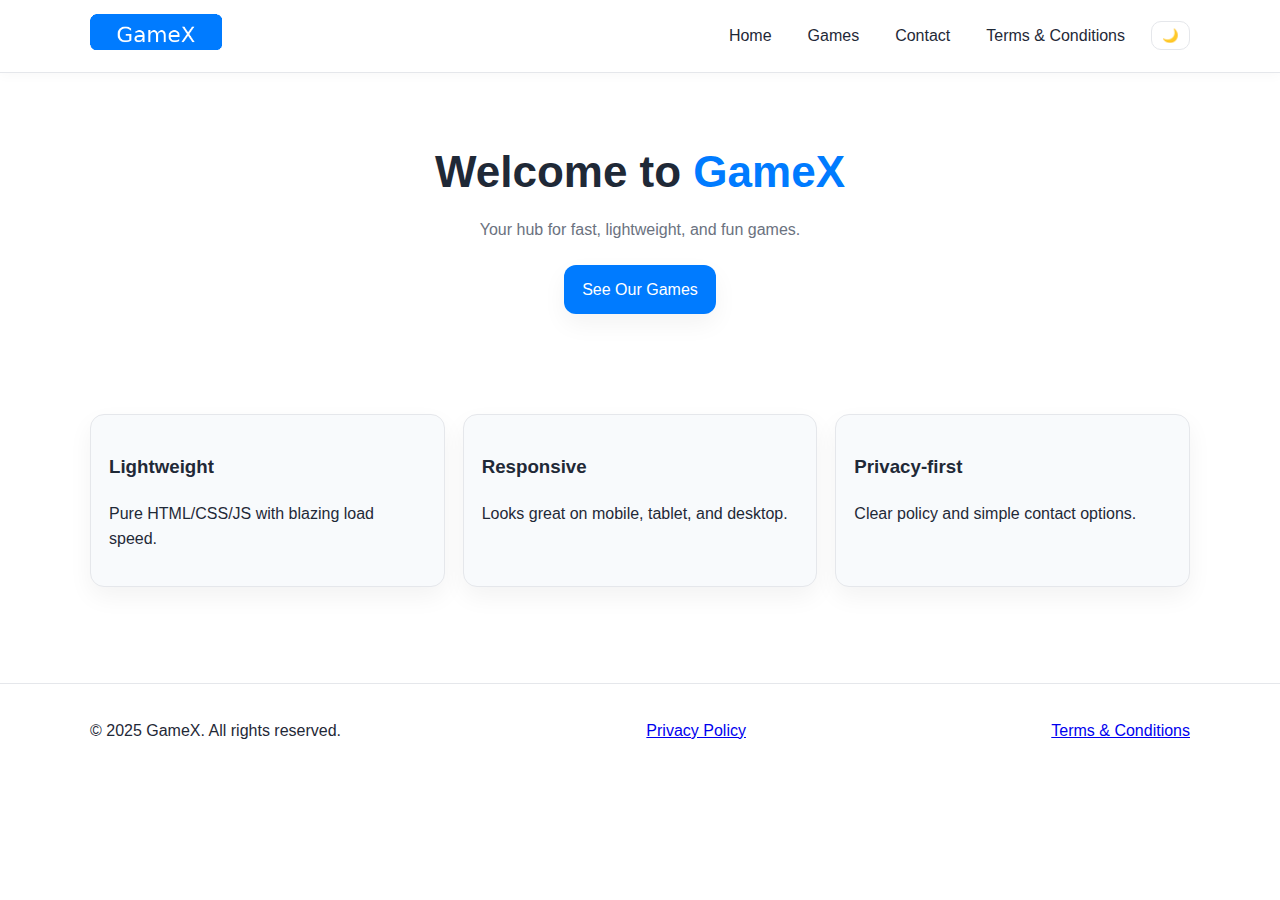
<file: index.html>
<!DOCTYPE html>
<html lang="en">
<head>
  <meta charset="UTF-8" />
  <meta name="viewport" content="width=device-width, initial-scale=1" />
  <title>GameX — Home</title>
  <link rel="stylesheet" href="css/style.css" />
  <script src="js/script.js" defer></script>
</head>
<body>
  <header class="site-header">
    <div class="container header-inner">
      <a class="brand" href="index.html">
        <img src="images/logo.png" alt="GameX Logo" class="logo" />
      </a>
      <nav class="nav">
        <a href="index.html">Home</a>
        <a href="games.html">Games</a>
        <a href="contact.html">Contact</a>
        <a href="terms.html">Terms & Conditions</a>
        <button id="theme-toggle" class="theme-toggle" aria-label="Toggle theme">🌙</button>
      </nav>
    </div>
  </header>

  <main>
    <section class="hero">
      <div class="container hero-inner">
        <h1>Welcome to <span class="accent">GameX</span></h1>
        <p>Your hub for fast, lightweight, and fun games.</p>
        <a class="btn" href="games.html">See Our Games</a>
      </div>
    </section>

    <section class="features">
      <div class="container grid-3">
        <div class="card">
          <h3>Lightweight</h3>
          <p>Pure HTML/CSS/JS with blazing load speed.</p>
        </div>
        <div class="card">
          <h3>Responsive</h3>
          <p>Looks great on mobile, tablet, and desktop.</p>
        </div>
        <div class="card">
          <h3>Privacy-first</h3>
          <p>Clear policy and simple contact options.</p>
        </div>
      </div>
    </section>
  </main>

  <footer class="site-footer">
    <div class="container footer-inner">
      <p>© 2025 GameX. All rights reserved.</p>
      <a href="privacy.html">Privacy Policy</a>
      <a href="terms.html">Terms & Conditions</a>
    </div>

</body>
</html>
</file>
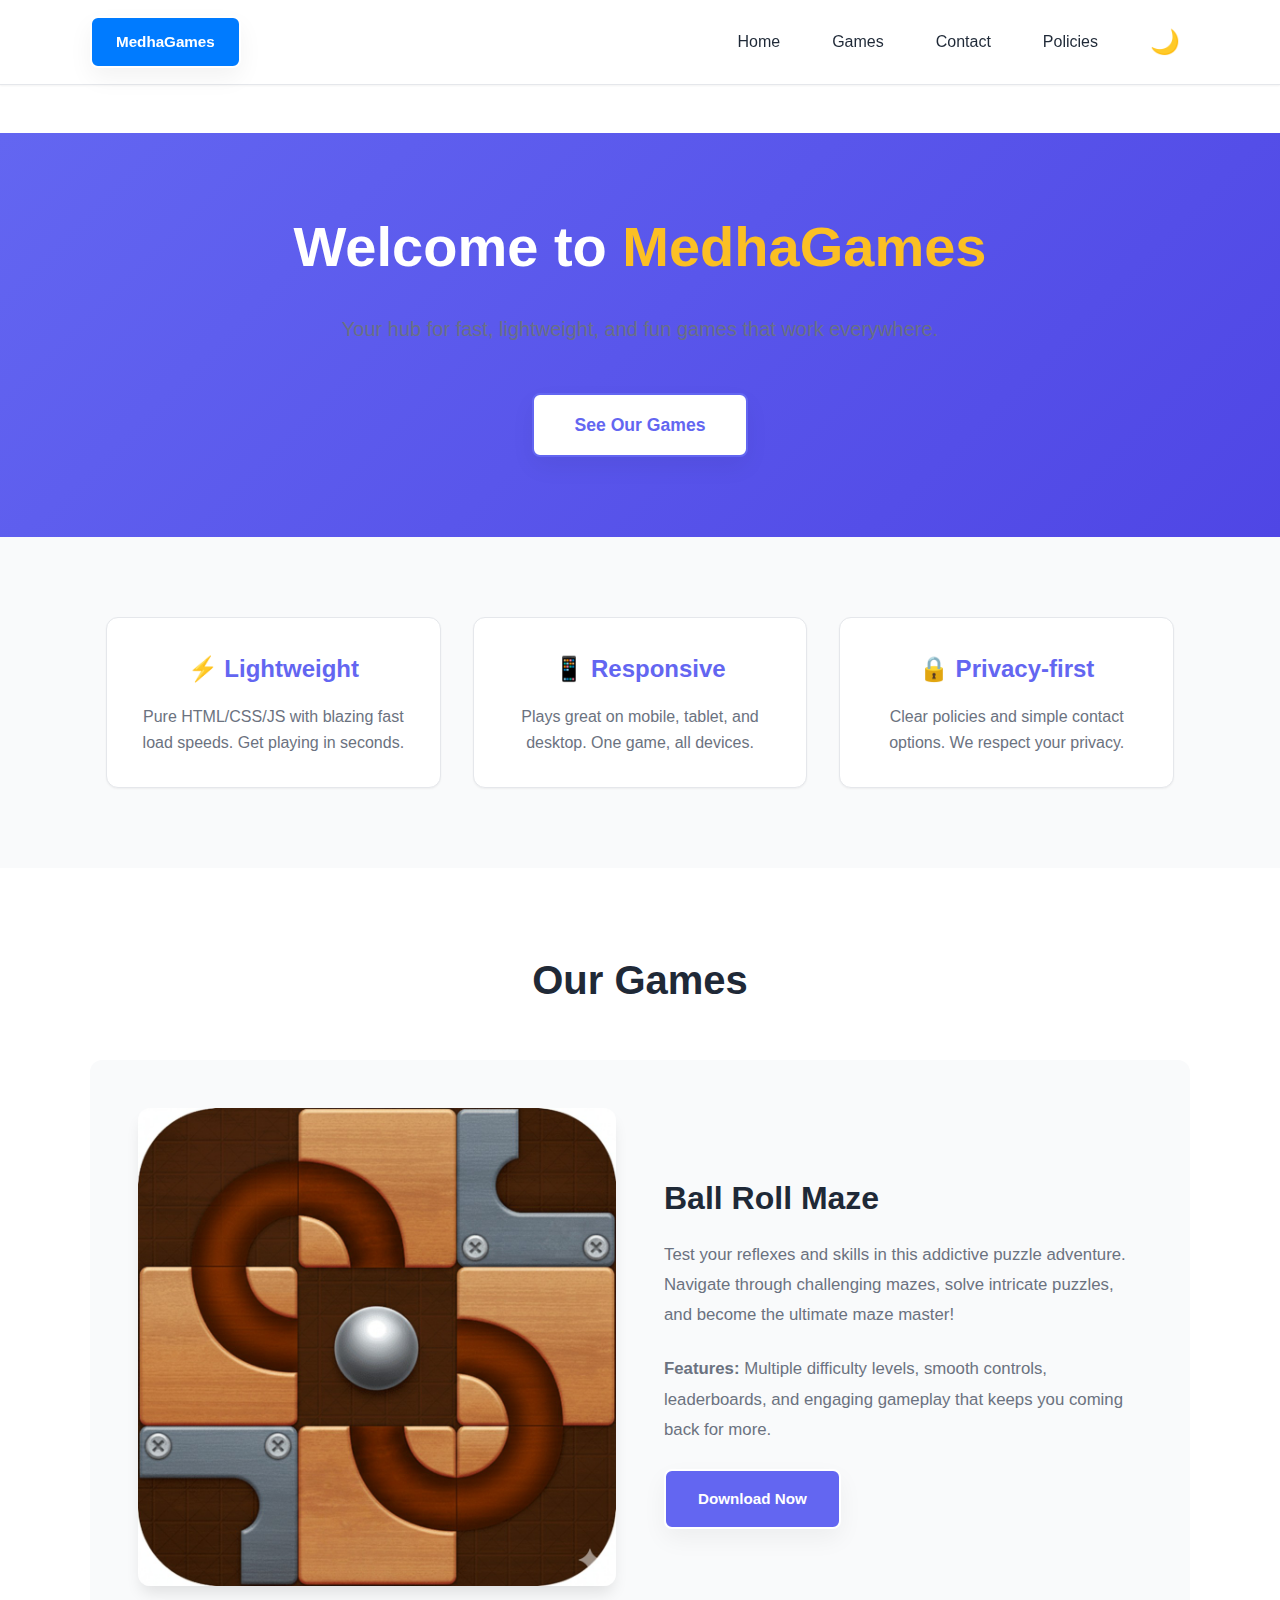
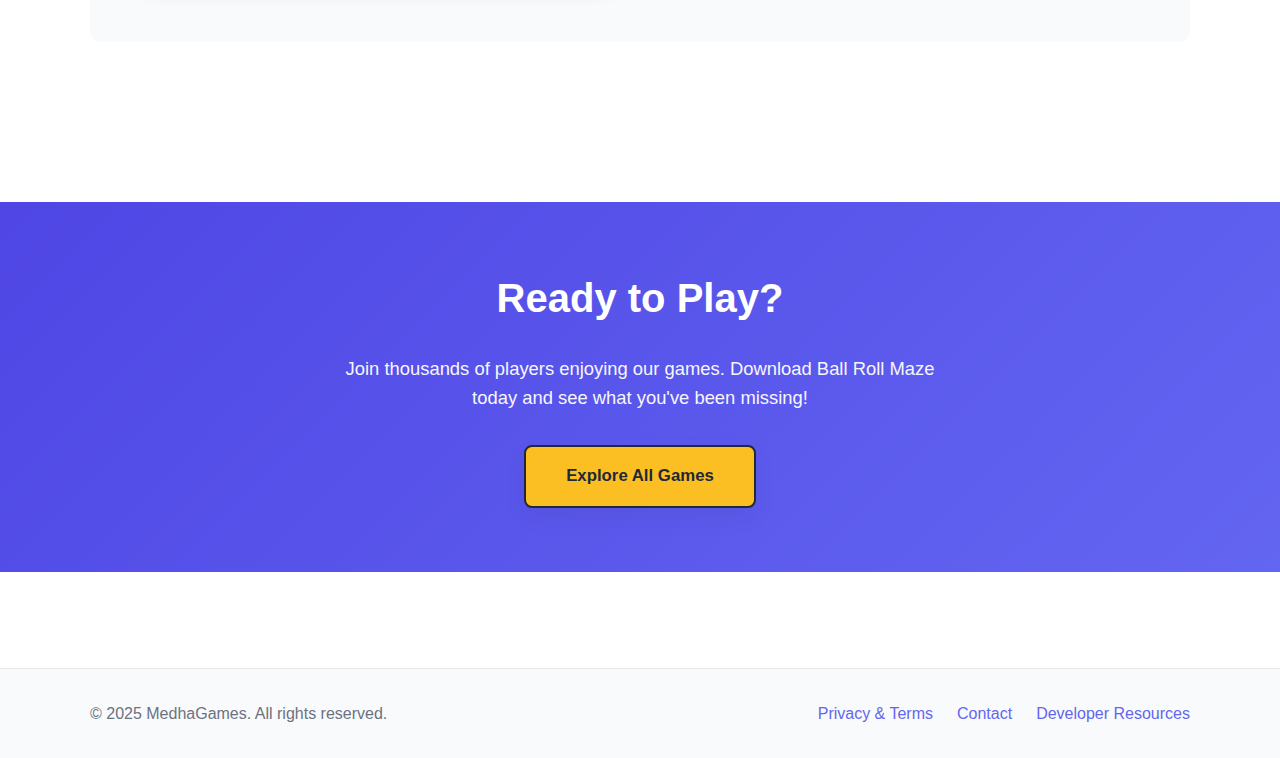
<file: public/index.html>
<!DOCTYPE html>
<html lang="en">
<head>
  <meta charset="UTF-8" />
  <meta name="viewport" content="width=device-width, initial-scale=1" />
  <meta name="description" content="MedhaGames - Your hub for fast, lightweight, and fun games. Download Ball Roll Maze and more!" />
  <title>MedhaGames — Fast & Fun Games</title>
  <link rel="stylesheet" href="css/style.css" />
  <script src="js/script.js" defer></script>
  <style>
    /* Hero Section */
    .hero {
      background: linear-gradient(135deg, var(--primary-color) 0%, var(--primary-dark) 100%);
      color: var(--bg-white);
      padding: 5rem 0;
      text-align: center;
    }

    .hero-inner {
      display: flex;
      flex-direction: column;
      align-items: center;
      gap: 2rem;
    }

    .hero h1 {
      font-size: 3.5rem;
      font-weight: 800;
      line-height: 1.2;
      margin: 0;
    }

    .hero .accent {
      color: #fbbf24;
      display: inline-block;
    }

    .hero p {
      font-size: 1.25rem;
      margin: 0;
      opacity: 0.95;
      max-width: 600px;
    }

    .hero .btn {
      background-color: var(--bg-white);
      color: var(--primary-color);
      padding: 1rem 2.5rem;
      font-weight: 700;
      font-size: 1.1rem;
      margin-top: 1rem;
    }

    .hero .btn:hover {
      background-color: #fbbf24;
      transform: translateY(-3px);
      box-shadow: var(--shadow-lg);
    }

    /* Features Section */
    .features {
      padding: 5rem 0;
      background-color: var(--bg-light);
    }

    .grid-3 {
      display: grid;
      grid-template-columns: repeat(auto-fit, minmax(280px, 1fr));
      gap: 2rem;
    }

    .card {
      background-color: var(--bg-white);
      padding: 2rem;
      border-radius: 12px;
      border: 1px solid var(--border-color);
      text-align: center;
      transition: all 0.3s ease;
      box-shadow: var(--shadow-sm);
    }

    .card:hover {
      transform: translateY(-8px);
      box-shadow: var(--shadow-lg);
      border-color: var(--primary-light);
    }

    .card h3 {
      font-size: 1.5rem;
      font-weight: 700;
      margin-bottom: 1rem;
      color: var(--primary-color);
    }

    .card p {
      color: var(--text-light);
      margin: 0;
      line-height: 1.6;
    }

    /* Featured Game Section */
    .featured {
      padding: 5rem 0;
    }

    .featured h2 {
      font-size: 2.5rem;
      font-weight: 700;
      margin-bottom: 3rem;
      text-align: center;
      color: var(--text-dark);
    }

    .featured-game {
      display: grid;
      grid-template-columns: 1fr 1fr;
      gap: 3rem;
      align-items: center;
      background-color: var(--bg-light);
      padding: 3rem;
      border-radius: 12px;
    }

    .featured-game-image {
      text-align: center;
    }

    .featured-game-image img {
      max-width: 100%;
      height: auto;
      border-radius: 12px;
      box-shadow: var(--shadow-lg);
    }

    .featured-game-content h3 {
      font-size: 2rem;
      font-weight: 700;
      margin-bottom: 1rem;
      color: var(--text-dark);
    }

    .featured-game-content p {
      color: var(--text-light);
      line-height: 1.8;
      margin-bottom: 1.5rem;
      font-size: 1.05rem;
    }

    .featured-game-content .btn {
      display: inline-block;
      background-color: var(--primary-color);
      color: var(--bg-white);
      padding: 1rem 2rem;
      text-decoration: none;
      border-radius: 8px;
      font-weight: 600;
      transition: all 0.3s ease;
    }

    .featured-game-content .btn:hover {
      background-color: var(--primary-dark);
      transform: translateY(-2px);
      box-shadow: var(--shadow-lg);
    }

    /* CTA Section */
    .cta {
      background: linear-gradient(135deg, var(--primary-dark) 0%, var(--primary-color) 100%);
      color: var(--bg-white);
      padding: 4rem 0;
      text-align: center;
      margin: 5rem 0 0 0;
    }

    .cta h2 {
      font-size: 2.5rem;
      font-weight: 700;
      margin-bottom: 1.5rem;
      color: var(--bg-white);
    }

    .cta p {
      font-size: 1.15rem;
      margin-bottom: 2rem;
      opacity: 0.95;
      max-width: 600px;
      margin-left: auto;
      margin-right: auto;
    }

    .cta .btn {
      background-color: #fbbf24;
      color: var(--text-dark);
      font-weight: 700;
      padding: 1rem 2.5rem;
      font-size: 1.05rem;
    }

    .cta .btn:hover {
      background-color: var(--bg-white);
      transform: translateY(-3px);
      box-shadow: var(--shadow-lg);
    }



    @media (max-width: 768px) {
      .hero h1 {
        font-size: 2.5rem;
      }

      .hero p {
        font-size: 1rem;
      }

      .featured-game {
        grid-template-columns: 1fr;
        gap: 2rem;
      }

      .featured-game-content h3 {
        font-size: 1.5rem;
      }

      .featured h2,
      .cta h2 {
        font-size: 2rem;
      }

      .cta p {
        font-size: 1rem;
      }
    }
  </style>
</head>
<body>
  <header class="site-header">
    <div class="container header-inner">
      <a class="btn" href="index.html">
        MedhaGames
      </a>
      <nav class="nav">
        <a href="index.html">Home</a>
        <a href="games.html">Games</a>
        <a href="contact.html">Contact</a>
        <a href="terms.html">Policies</a>
        <button id="theme-toggle" class="theme-toggle" aria-label="Toggle theme">🌙</button>
      </nav>
    </div>
  </header>

  <main>
    <!-- Hero Section -->
    <section class="hero">
      <div class="container hero-inner">
        <h1>Welcome to <span class="accent">MedhaGames</span></h1>
        <p>Your hub for fast, lightweight, and fun games that work everywhere.</p>
        <a class="btn" href="games.html">See Our Games</a>
      </div>
    </section>

    <!-- Features Section -->
    <section class="features">
      <div class="container">
        <div class="grid-3">
          <div class="card">
            <h3>⚡ Lightweight</h3>
            <p>Pure HTML/CSS/JS with blazing fast load speeds. Get playing in seconds.</p>
          </div>
          <div class="card">
            <h3>📱 Responsive</h3>
            <p>Plays great on mobile, tablet, and desktop. One game, all devices.</p>
          </div>
          <div class="card">
            <h3>🔒 Privacy-first</h3>
            <p>Clear policies and simple contact options. We respect your privacy.</p>
          </div>
        </div>
      </div>
    </section>

    <!-- Featured Game Section -->
    <section class="featured container">
      <h2>Our Games</h2>
      <div class="featured-game">
        <div class="featured-game-image">
          <img src="images/ball-roll-maze.jpg" alt="Ball Roll Maze Game" />
        </div>
        <div class="featured-game-content">
          <h3>Ball Roll Maze</h3>
          <p>Test your reflexes and skills in this addictive puzzle adventure. Navigate through challenging mazes, solve intricate puzzles, and become the ultimate maze master!</p>
          <p><strong>Features:</strong> Multiple difficulty levels, smooth controls, leaderboards, and engaging gameplay that keeps you coming back for more.</p>
          <a href="https://play.google.com/store/apps/details?id=com.medhagames.ballrollmaze" target="_blank" rel="noopener" class="btn">Download Now</a>
        </div>
      </div>
    </section>

    <!-- CTA Section -->
    <section class="cta">
      <div class="container">
        <h2>Ready to Play?</h2>
        <p>Join thousands of players enjoying our games. Download Ball Roll Maze today and see what you've been missing!</p>
        <a href="games.html" class="btn">Explore All Games</a>
      </div>
    </section>
  </main>

  <footer class="site-footer">
    <div class="container footer-inner">
      <p>© 2025 MedhaGames. All rights reserved.</p>
      <div style="display: flex; gap: 1.5rem; flex-wrap: wrap; justify-content: flex-end;">
        <a href="terms.html">Privacy & Terms</a>
        <a href="contact.html">Contact</a>
        <a href="app-ads-setup.html">Developer Resources</a>
      </div>
    </div>
  </footer>
</body>
</html>
</file>
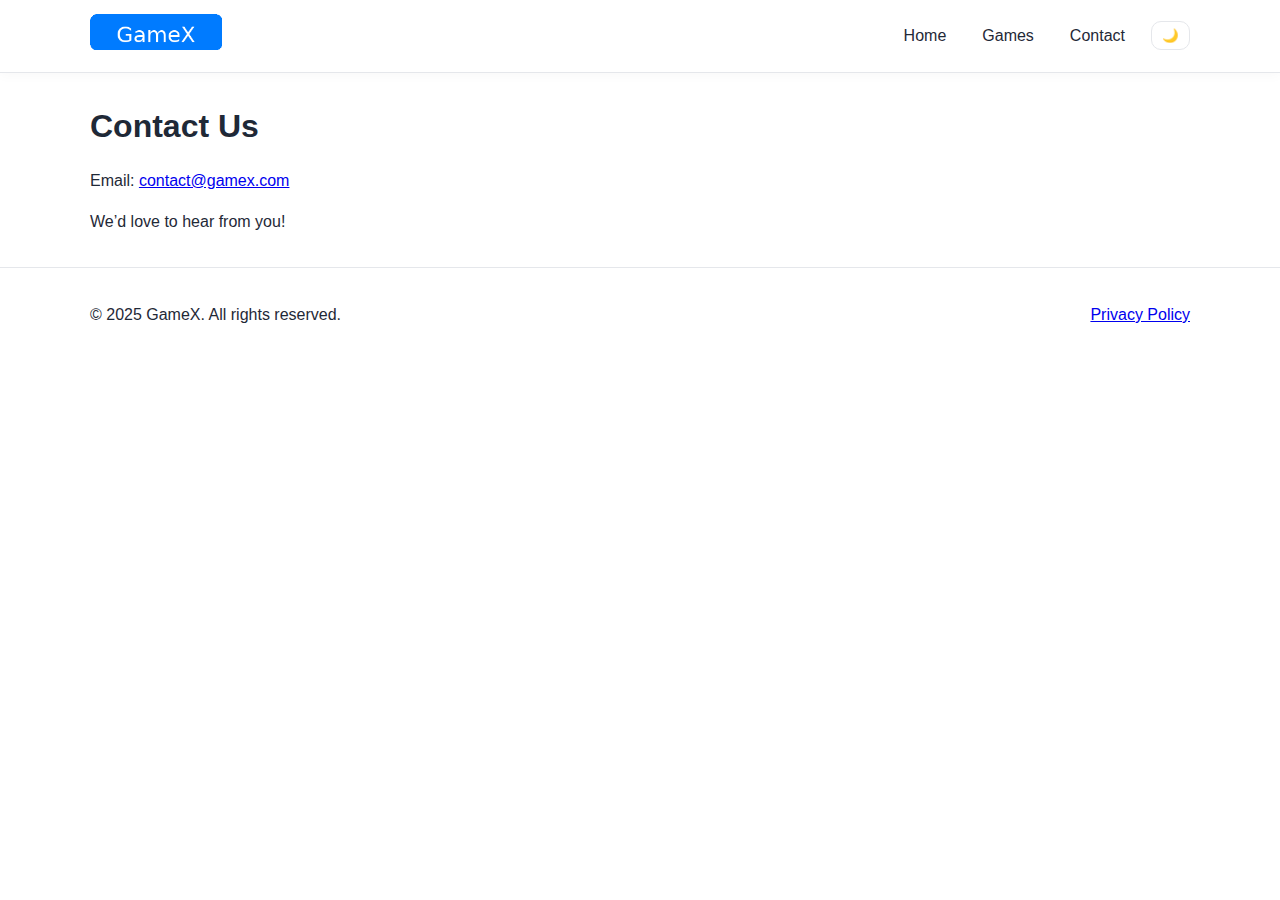
<file: contact.html>
<!DOCTYPE html>
<html lang="en">
<head>
  <meta charset="UTF-8" />
  <meta name="viewport" content="width=device-width, initial-scale=1" />
  <title>GameX — Contact</title>
  <link rel="stylesheet" href="css/style.css" />
  <script src="js/script.js" defer></script>
</head>
<body>
  <header class="site-header">
    <div class="container header-inner">
      <a class="brand" href="index.html">
        <img src="images/logo.png" alt="GameX Logo" class="logo" />
      </a>
      <nav class="nav">
        <a href="index.html">Home</a>
        <a href="games.html">Games</a>
        <a href="contact.html">Contact</a>
        <button id="theme-toggle" class="theme-toggle" aria-label="Toggle theme">🌙</button>
      </nav>
    </div>
  </header>

  <main class="container">
    <h1 class="page-title">Contact Us</h1>
    <p>Email: <a href="mailto:contact@gamex.com">contact@gamex.com</a></p>
    <p>We’d love to hear from you!</p>
  </main>

  <footer class="site-footer">
    <div class="container footer-inner">
      <p>© 2025 GameX. All rights reserved.</p>
      <a href="privacy.html">Privacy Policy</a>
    </div>
  </footer>
</body>
</html>
</file>
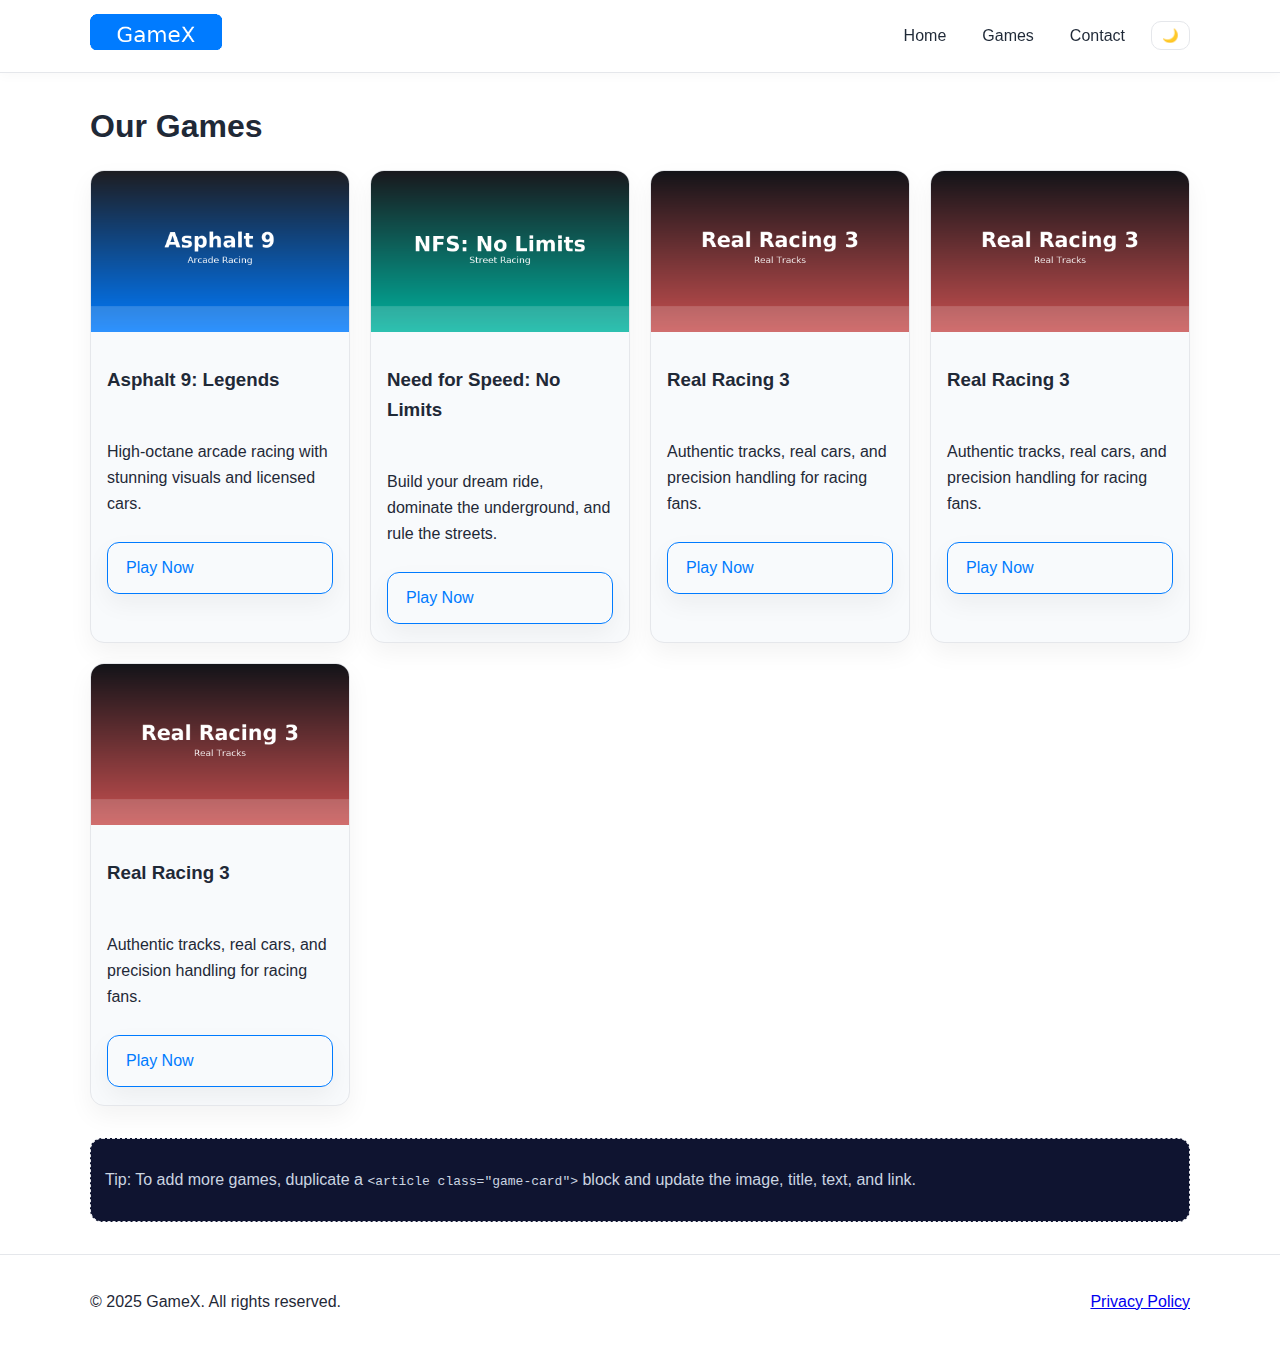
<file: games.html>
<!DOCTYPE html>
<html lang="en">
<head>
  <meta charset="UTF-8" />
  <meta name="viewport" content="width=device-width, initial-scale=1" />
  <title>GameX — Games</title>
  <link rel="stylesheet" href="css/style.css" />
  <script src="js/script.js" defer></script>
</head>
<body>
  <header class="site-header">
    <div class="container header-inner">
      <a class="brand" href="index.html">
        <img src="images/logo.png" alt="GameX Logo" class="logo" />
      </a>
      <nav class="nav">
        <a href="index.html">Home</a>
        <a href="games.html">Games</a>
        <a href="contact.html">Contact</a>
        <button id="theme-toggle" class="theme-toggle" aria-label="Toggle theme">🌙</button>
      </nav>
    </div>
  </header>

  <main class="container">
    <h1 class="page-title">Our Games</h1>
    <div class="games-grid">
      <!-- START: Game Item -->
      <article class="game-card">
        <img src="images/racing1.png" alt="Asphalt 9: Legends" class="game-thumb" />
        <div class="game-body">
          <h3>Asphalt 9: Legends</h3>
          <p>High-octane arcade racing with stunning visuals and licensed cars.</p>
          <a class="btn ghost" href="https://www.gameloft.com/game/asphalt-9-legends" target="_blank" rel="noopener">Play Now</a>
        </div>
      </article>
      <!-- END: Game Item -->

      <!-- START: Game Item -->
      <article class="game-card">
        <img src="images/racing2.png" alt="Need for Speed: No Limits" class="game-thumb" />
        <div class="game-body">
          <h3>Need for Speed: No Limits</h3>
          <p>Build your dream ride, dominate the underground, and rule the streets.</p>
          <a class="btn ghost" href="https://www.ea.com/games/need-for-speed/need-for-speed-no-limits" target="_blank" rel="noopener">Play Now</a>
        </div>
      </article>
      <!-- END: Game Item -->

      <!-- START: Game Item -->
      <article class="game-card">
        <img src="images/racing3.png" alt="Real Racing 3" class="game-thumb" />
        <div class="game-body">
          <h3>Real Racing 3</h3>
          <p>Authentic tracks, real cars, and precision handling for racing fans.</p>
          <a class="btn ghost" href="https://www.ea.com/games/real-racing/real-racing-3" target="_blank" rel="noopener">Play Now</a>
        </div>
      </article>
      <!-- END: Game Item -->

            <!-- START: Game Item -->
      <article class="game-card">
        <img src="images/racing3.png" alt="Real Racing 3" class="game-thumb" />
        <div class="game-body">
          <h3>Real Racing 3</h3>
          <p>Authentic tracks, real cars, and precision handling for racing fans.</p>
          <a class="btn ghost" href="https://www.ea.com/games/real-racing/real-racing-3" target="_blank" rel="noopener">Play Now</a>
        </div>
      </article>
      <!-- END: Game Item -->

            <!-- START: Game Item -->
      <article class="game-card">
        <img src="images/racing3.png" alt="Real Racing 3" class="game-thumb" />
        <div class="game-body">
          <h3>Real Racing 3</h3>
          <p>Authentic tracks, real cars, and precision handling for racing fans.</p>
          <a class="btn ghost" href="https://www.ea.com/games/real-racing/real-racing-3" target="_blank" rel="noopener">Play Now</a>
        </div>
      </article>
      <!-- END: Game Item -->
    </div>

    <div class="note">
      <p>Tip: To add more games, duplicate a <code>&lt;article class="game-card"&gt;</code> block and update the image, title, text, and link.</p>
    </div>
  </main>

  <footer class="site-footer">
    <div class="container footer-inner">
      <p>© 2025 GameX. All rights reserved.</p>
      <a href="privacy.html">Privacy Policy</a>
    </div>
  </footer>
</body>
</html>
</file>
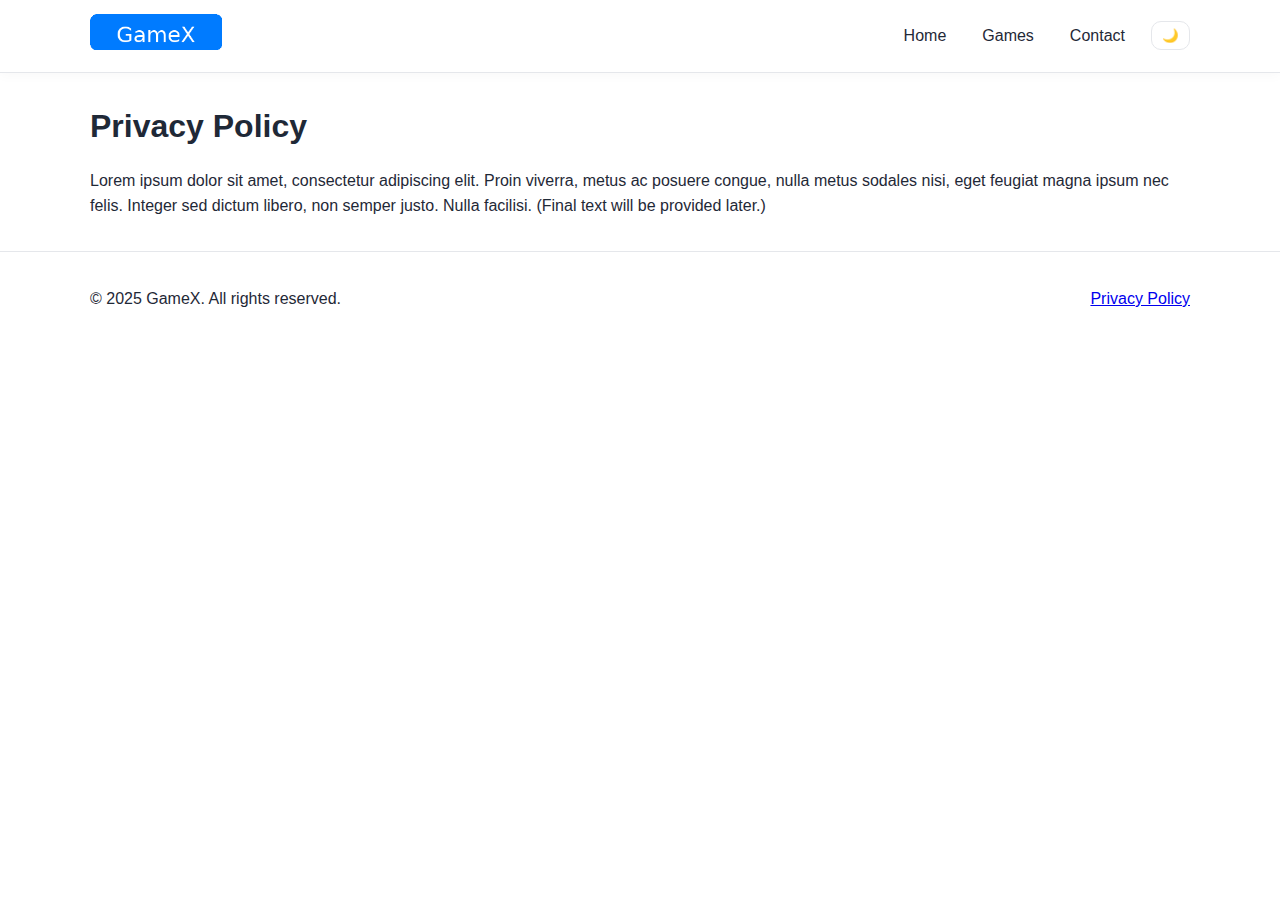
<file: privacy.html>
<!DOCTYPE html>
<html lang="en">
<head>
  <meta charset="UTF-8" />
  <meta name="viewport" content="width=device-width, initial-scale=1" />
  <title>GameX — Privacy Policy</title>
  <link rel="stylesheet" href="css/style.css" />
  <script src="js/script.js" defer></script>
</head>
<body>
  <header class="site-header">
    <div class="container header-inner">
      <a class="brand" href="index.html">
        <img src="images/logo.png" alt="GameX Logo" class="logo" />
      </a>
      <nav class="nav">
        <a href="index.html">Home</a>
        <a href="games.html">Games</a>
        <a href="contact.html">Contact</a>
        <button id="theme-toggle" class="theme-toggle" aria-label="Toggle theme">🌙</button>
      </nav>
    </div>
  </header>

  <main class="container">
    <h1 class="page-title">Privacy Policy</h1>
    <p>Lorem ipsum dolor sit amet, consectetur adipiscing elit. Proin viverra, metus ac posuere congue, 
    nulla metus sodales nisi, eget feugiat magna ipsum nec felis. Integer sed dictum libero, non semper justo. 
    Nulla facilisi. (Final text will be provided later.)</p>
  </main>

  <footer class="site-footer">
    <div class="container footer-inner">
      <p>© 2025 GameX. All rights reserved.</p>
      <a href="privacy.html">Privacy Policy</a>
    </div>
  </footer>
</body>
</html>
</file>
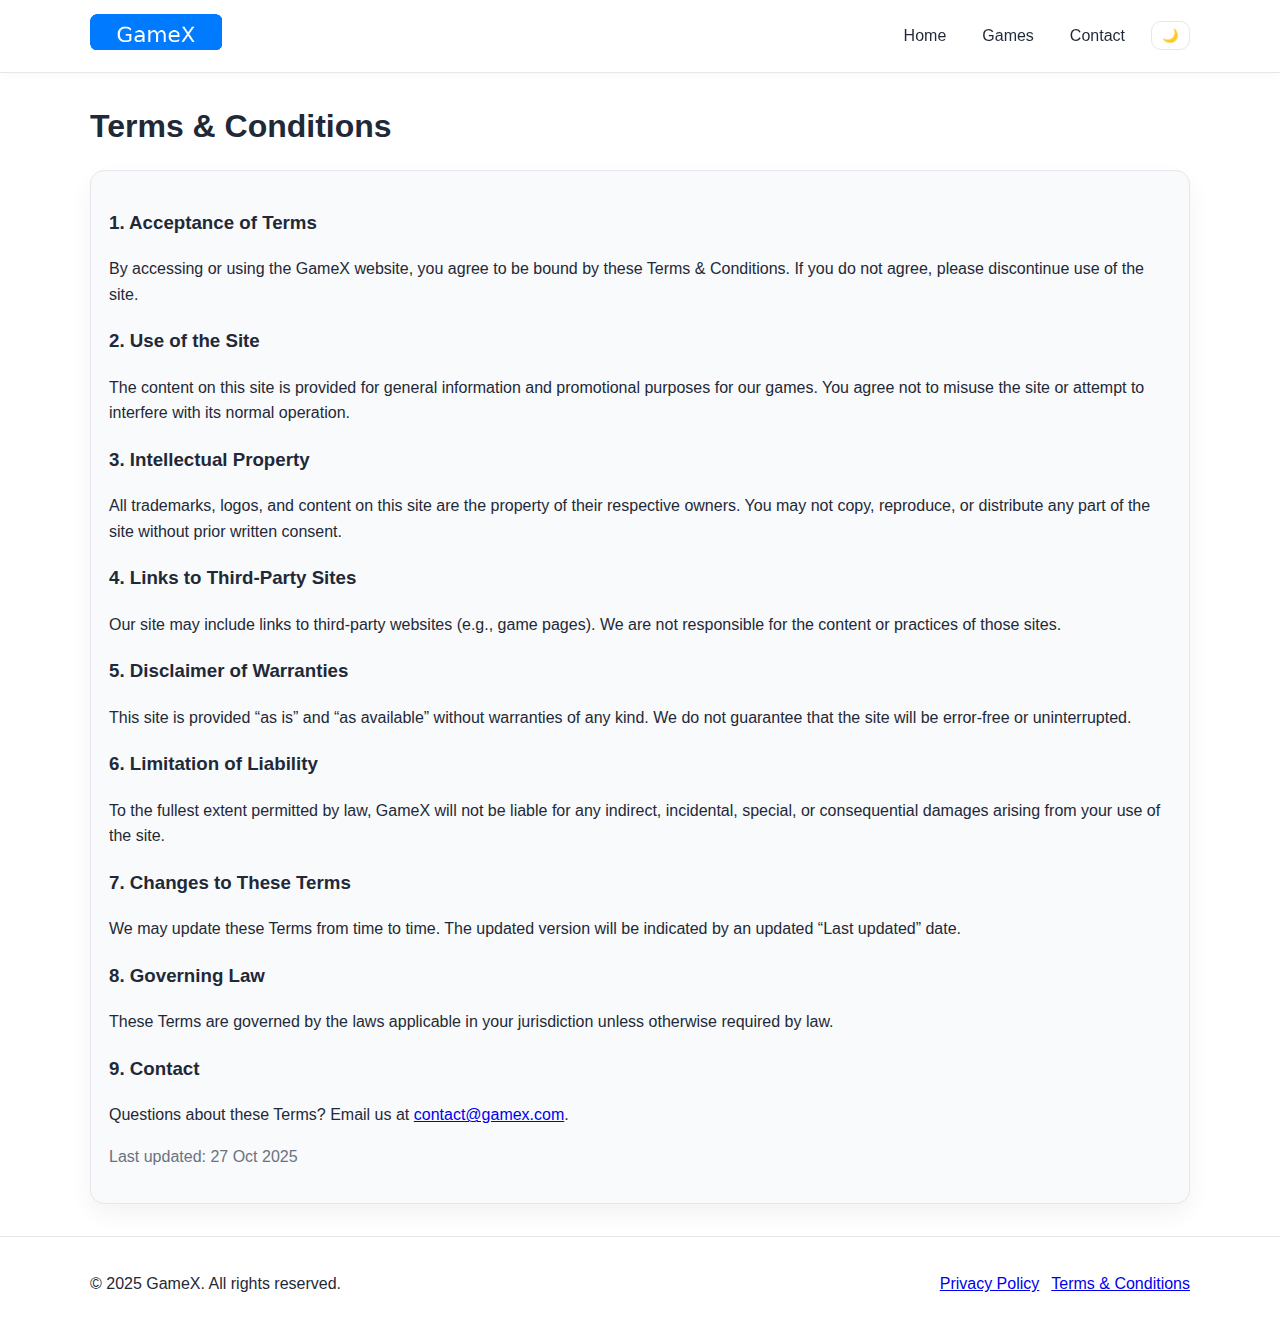
<file: terms.html>
<!DOCTYPE html>
<html lang="en">
<head>
  <meta charset="UTF-8" />
  <meta name="viewport" content="width=device-width, initial-scale=1" />
  <title>GameX — Terms & Conditions</title>
  <link rel="stylesheet" href="css/style.css" />
  <script src="js/script.js" defer></script>
</head>
<body>
  <header class="site-header">
    <div class="container header-inner">
      <a class="brand" href="index.html">
        <img src="images/logo.png" alt="GameX Logo" class="logo" />
      </a>
      <nav class="nav">
        <a href="index.html">Home</a>
        <a href="games.html">Games</a>
        <a href="contact.html">Contact</a>
        <button id="theme-toggle" class="theme-toggle" aria-label="Toggle theme">🌙</button>
      </nav>
    </div>
  </header>

  <main class="container">
    <h1 class="page-title">Terms &amp; Conditions</h1>

    <section class="card" style="margin:18px 0; text-align:left;">
      <h3>1. Acceptance of Terms</h3>
      <p>By accessing or using the GameX website, you agree to be bound by these Terms &amp; Conditions. If you do not agree, please discontinue use of the site.</p>

      <h3>2. Use of the Site</h3>
      <p>The content on this site is provided for general information and promotional purposes for our games. You agree not to misuse the site or attempt to interfere with its normal operation.</p>

      <h3>3. Intellectual Property</h3>
      <p>All trademarks, logos, and content on this site are the property of their respective owners. You may not copy, reproduce, or distribute any part of the site without prior written consent.</p>

      <h3>4. Links to Third‑Party Sites</h3>
      <p>Our site may include links to third‑party websites (e.g., game pages). We are not responsible for the content or practices of those sites.</p>

      <h3>5. Disclaimer of Warranties</h3>
      <p>This site is provided “as is” and “as available” without warranties of any kind. We do not guarantee that the site will be error‑free or uninterrupted.</p>

      <h3>6. Limitation of Liability</h3>
      <p>To the fullest extent permitted by law, GameX will not be liable for any indirect, incidental, special, or consequential damages arising from your use of the site.</p>

      <h3>7. Changes to These Terms</h3>
      <p>We may update these Terms from time to time. The updated version will be indicated by an updated “Last updated” date.</p>

      <h3>8. Governing Law</h3>
      <p>These Terms are governed by the laws applicable in your jurisdiction unless otherwise required by law.</p>

      <h3>9. Contact</h3>
      <p>Questions about these Terms? Email us at <a href="mailto:contact@gamex.com">contact@gamex.com</a>.</p>

      <p style="color:var(--muted); margin-top:10px;">Last updated: 27 Oct 2025</p>
    </section>
  </main>

  <footer class="site-footer">
    <div class="container footer-inner">
      <p>© 2025 GameX. All rights reserved.</p>
      <div style="display:flex; gap:12px;">
        <a href="privacy.html">Privacy Policy</a>
        <a href="terms.html">Terms &amp; Conditions</a>
      </div>
    </div>
  </footer>
</body>
</html>
</file>
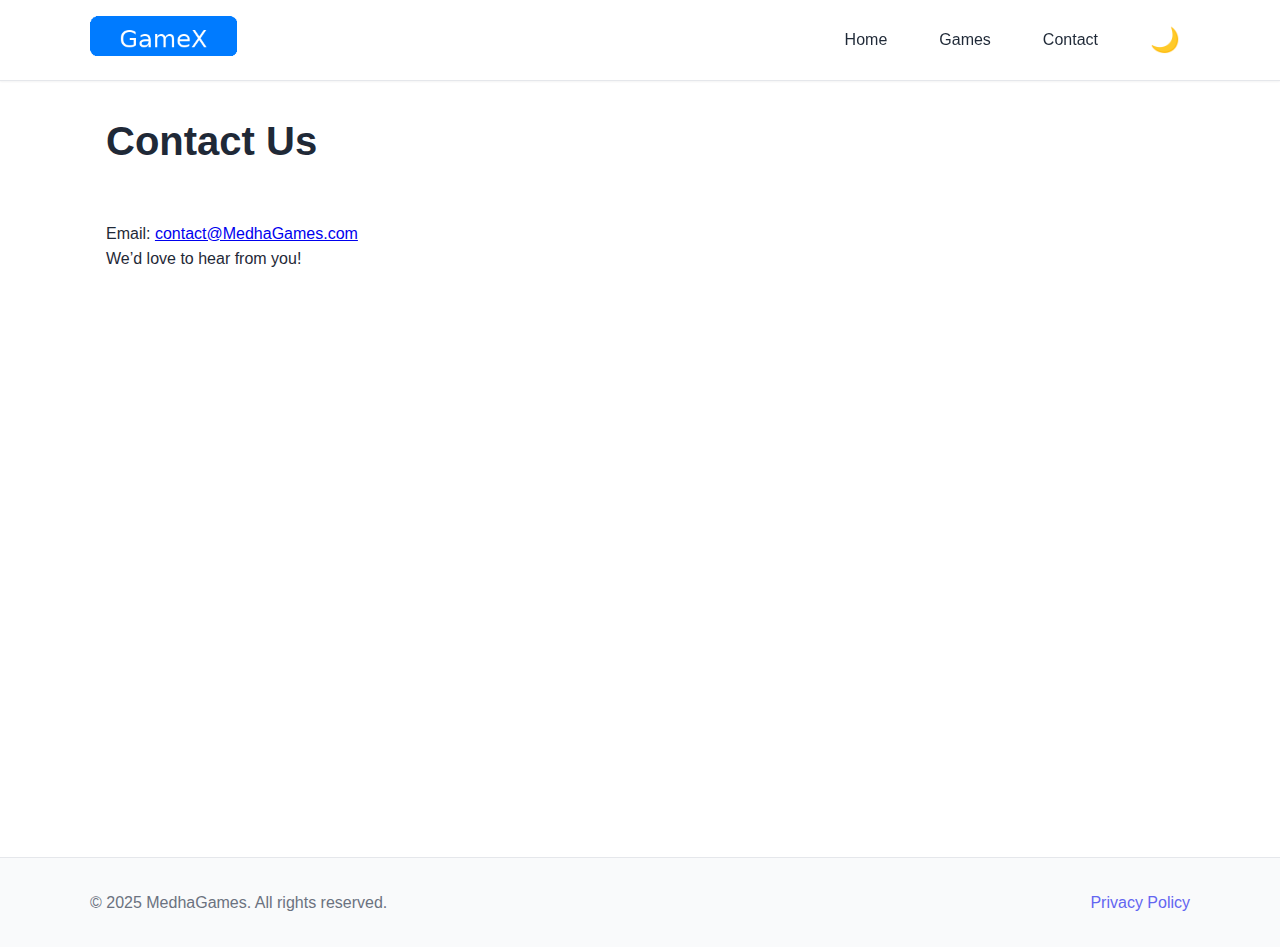
<file: public/contact.html>
<!DOCTYPE html>
<html lang="en">
<head>
  <meta charset="UTF-8" />
  <meta name="viewport" content="width=device-width, initial-scale=1" />
  <title>MedhaGames — Contact</title>
  <link rel="stylesheet" href="css/style.css" />
  <script src="js/script.js" defer></script>
</head>
<body>
  <header class="site-header">
    <div class="container header-inner">
      <a class="brand" href="index.html">
        <img src="images/logo.png" alt="MedhaGames" class="logo" />
      </a>
      <nav class="nav">
        <a href="index.html">Home</a>
        <a href="games.html">Games</a>
        <a href="contact.html">Contact</a>
        <button id="theme-toggle" class="theme-toggle" aria-label="Toggle theme">🌙</button>
      </nav>
    </div>
  </header>

  <main class="container">
    <h1 class="page-title">Contact Us</h1>
    <p>Email: <a href="mailto:contact@medhagames.com">contact@MedhaGames.com</a></p>
    <p>We’d love to hear from you!</p>
  </main>

  <footer class="site-footer">
    <div class="container footer-inner">
      <p>© 2025 MedhaGames. All rights reserved.</p>
      <a href="privacy.html">Privacy Policy</a>
    </div>
  </footer>
</body>
</html>
</file>
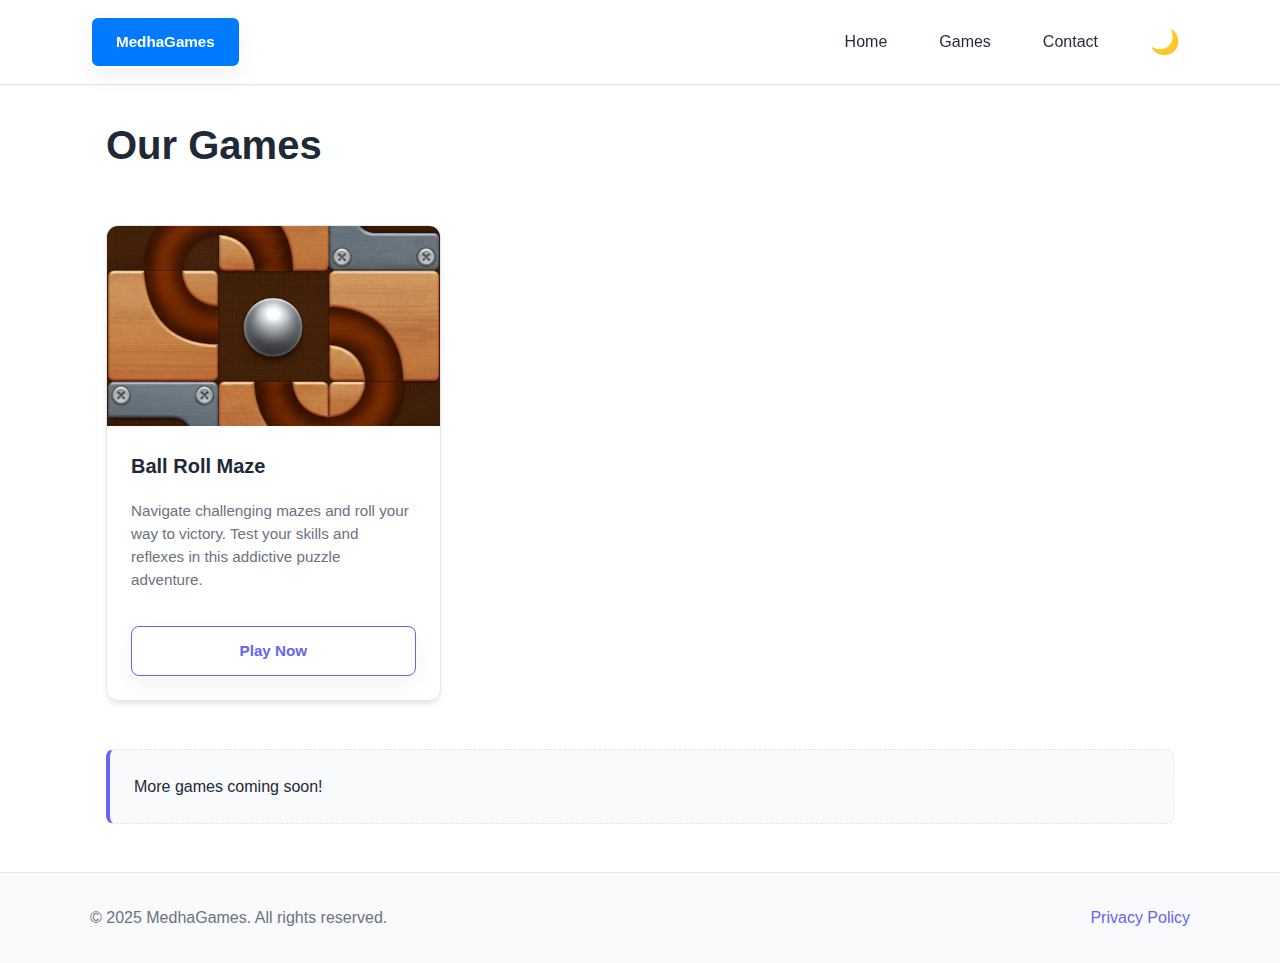
<file: public/games.html>
<!DOCTYPE html>
<html lang="en">
<head>
  <meta charset="UTF-8" />
  <meta name="viewport" content="width=device-width, initial-scale=1" />
  <title>MedhaGames — Games</title>
  <link rel="stylesheet" href="css/style.css" />
  <script src="js/script.js" defer></script>
</head>
<body>
  <header class="site-header">
    <div class="container header-inner">
      <a class="btn" href="index.html">MedhaGames</a>
      <nav class="nav">
        <a href="index.html">Home</a>
        <a href="games.html">Games</a>
        <a href="contact.html">Contact</a>
        <button id="theme-toggle" class="theme-toggle" aria-label="Toggle theme">🌙</button>
      </nav>
    </div>
  </header>

  <main class="container">
    <h1 class="page-title">Our Games</h1>
    <div class="games-grid">
      <!-- START: Game Item -->
      <article class="game-card">
        <img src="images/ball-roll-maze.jpg" alt="Ball Roll Maze" class="game-thumb" />
        <div class="game-body">
          <h3>Ball Roll Maze</h3>
          <p>Navigate challenging mazes and roll your way to victory. Test your skills and reflexes in this addictive puzzle adventure.</p>
          <a class="btn ghost" href="https://play.google.com/store/apps/details?id=com.medhagames.ballrollmaze" target="_blank" rel="noopener">Play Now</a>
        </div>
      </article>
      <!-- END: Game Item -->
    </div>

    <div class="note">
      <p>More games coming soon! </p>
    </div>
  </main>

  <footer class="site-footer">
    <div class="container footer-inner">
      <p>© 2025 MedhaGames. All rights reserved.</p>
      <a href="privacy.html">Privacy Policy</a>
    </div>
  </footer>
</body>
</html>
</file>
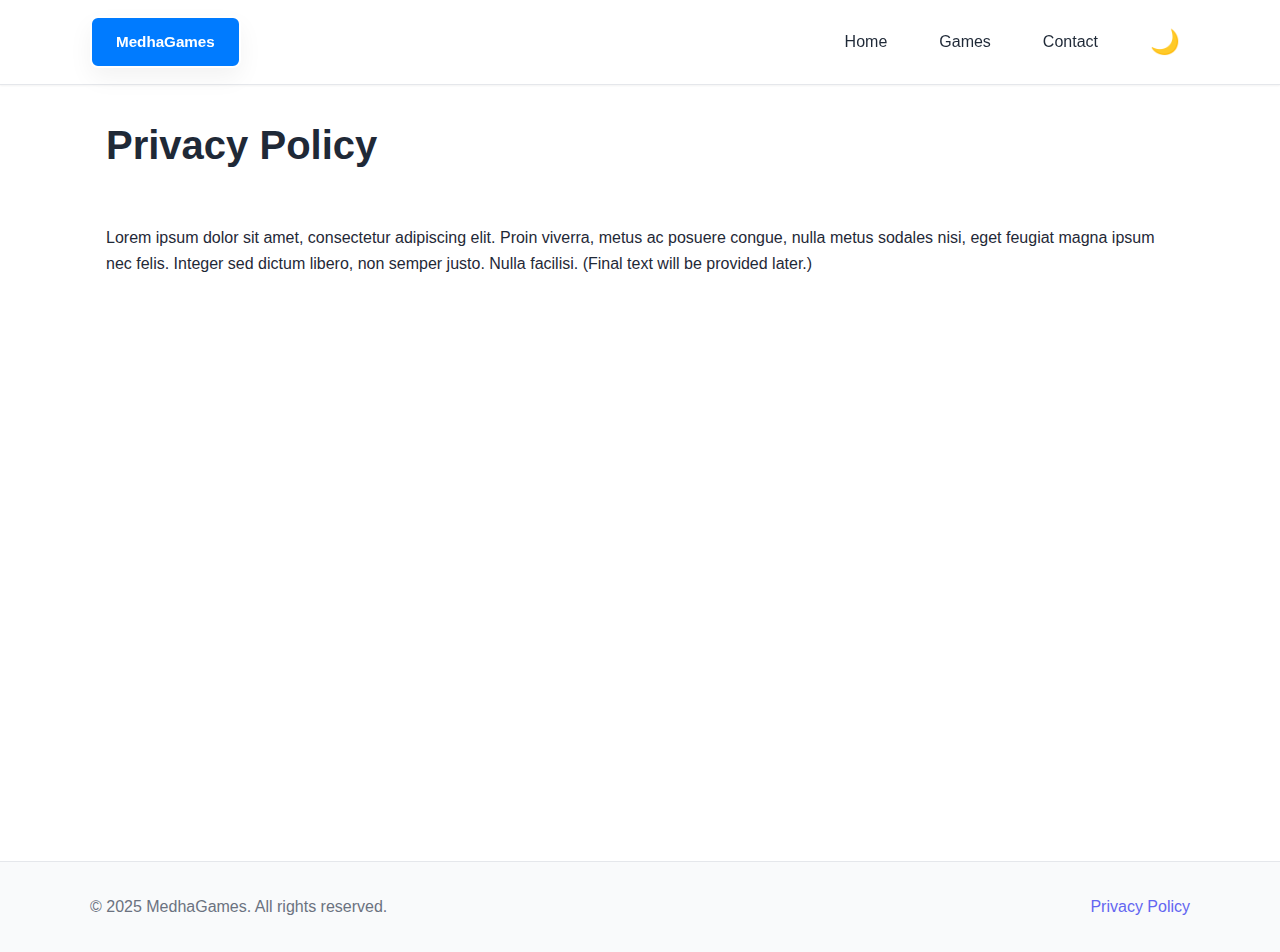
<file: public/privacy.html>
<!DOCTYPE html>
<html lang="en">
<head>
  <meta charset="UTF-8" />
  <meta name="viewport" content="width=device-width, initial-scale=1" />
  <title>MedhaGames — Privacy Policy</title>
  <link rel="stylesheet" href="css/style.css" />
  <script src="js/script.js" defer></script>
</head>
<body>
  <header class="site-header">
    <div class="container header-inner">
      <a class="btn" href="index.html">MedhaGames</a>
      <nav class="nav">
        <a href="index.html">Home</a>
        <a href="games.html">Games</a>
        <a href="contact.html">Contact</a>
        <button id="theme-toggle" class="theme-toggle" aria-label="Toggle theme">🌙</button>
      </nav>
    </div>
  </header>

  <main class="container">
    <h1 class="page-title">Privacy Policy</h1>
    <p>Lorem ipsum dolor sit amet, consectetur adipiscing elit. Proin viverra, metus ac posuere congue, 
    nulla metus sodales nisi, eget feugiat magna ipsum nec felis. Integer sed dictum libero, non semper justo. 
    Nulla facilisi. (Final text will be provided later.)</p>
  </main>

  <footer class="site-footer">
    <div class="container footer-inner">
      <p>© 2025 MedhaGames. All rights reserved.</p>
      <a href="privacy.html">Privacy Policy</a>
    </div>
  </footer>
</body>
</html>
</file>
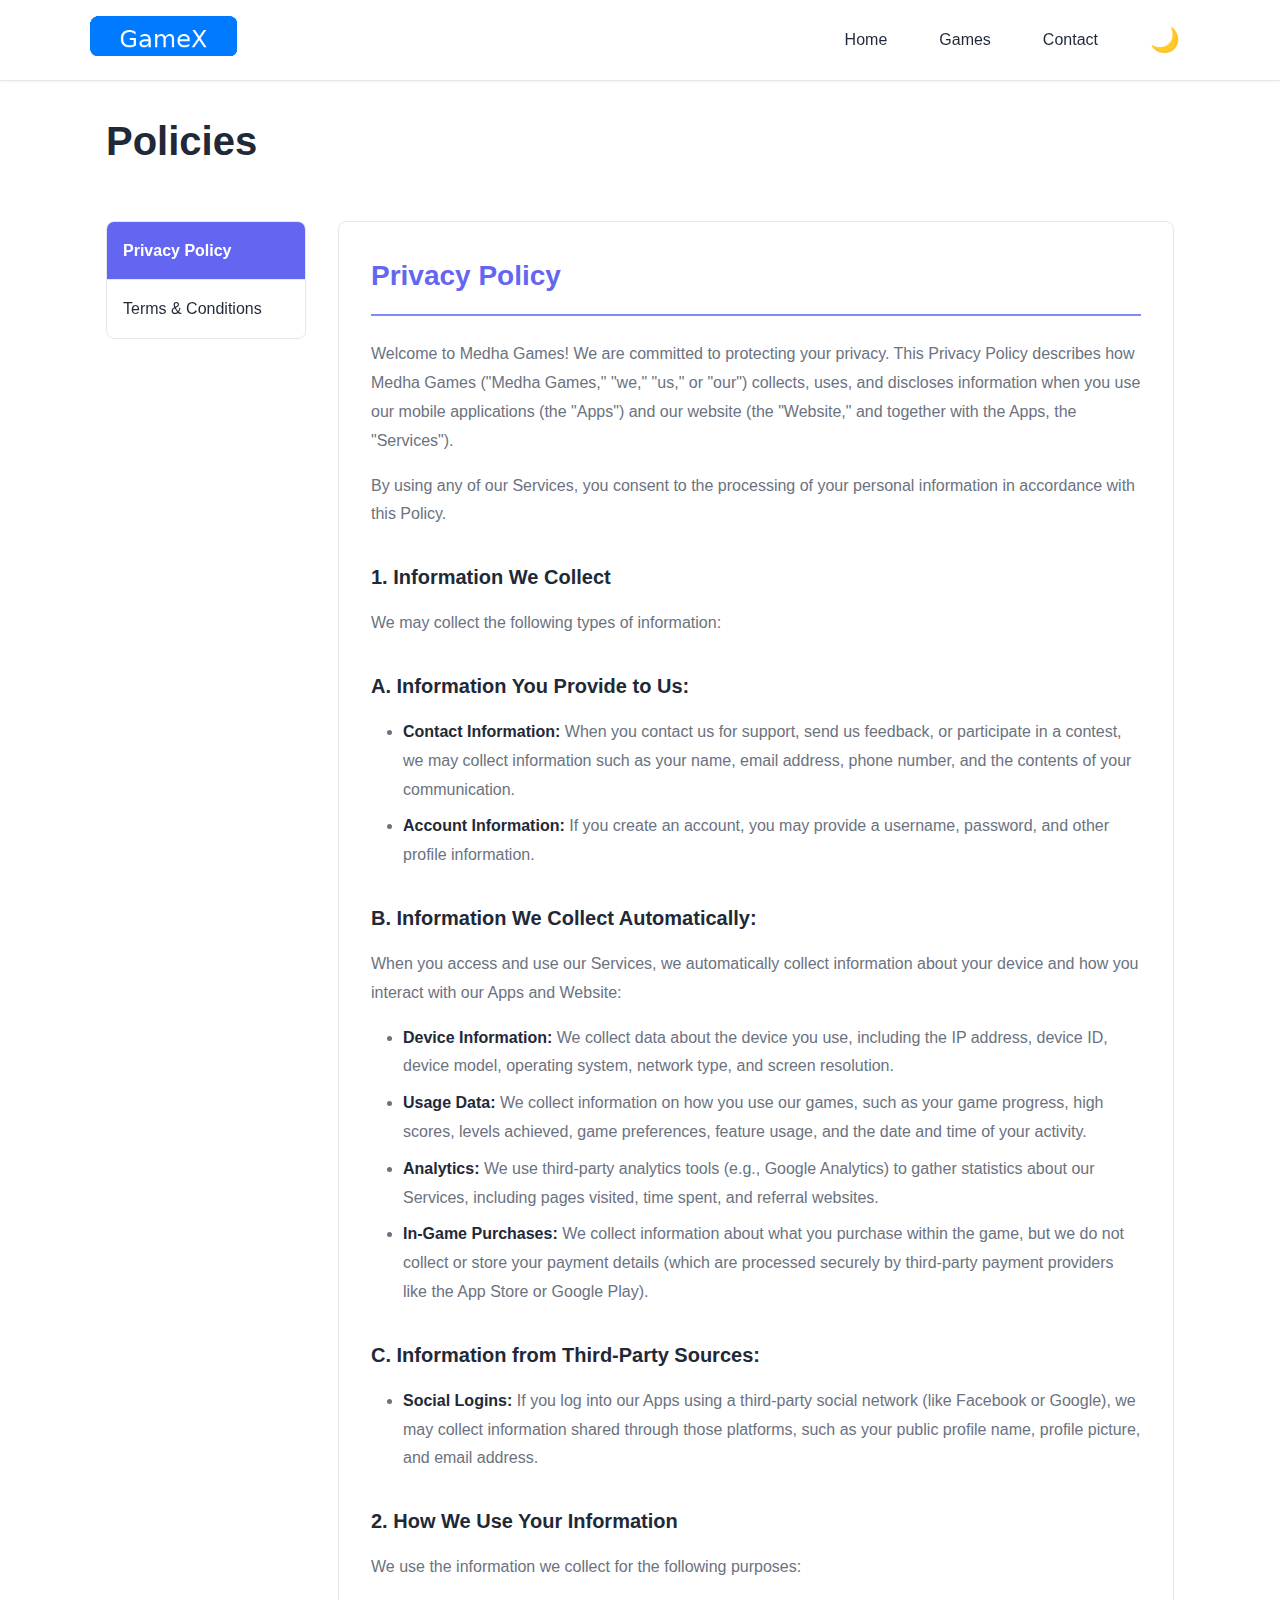
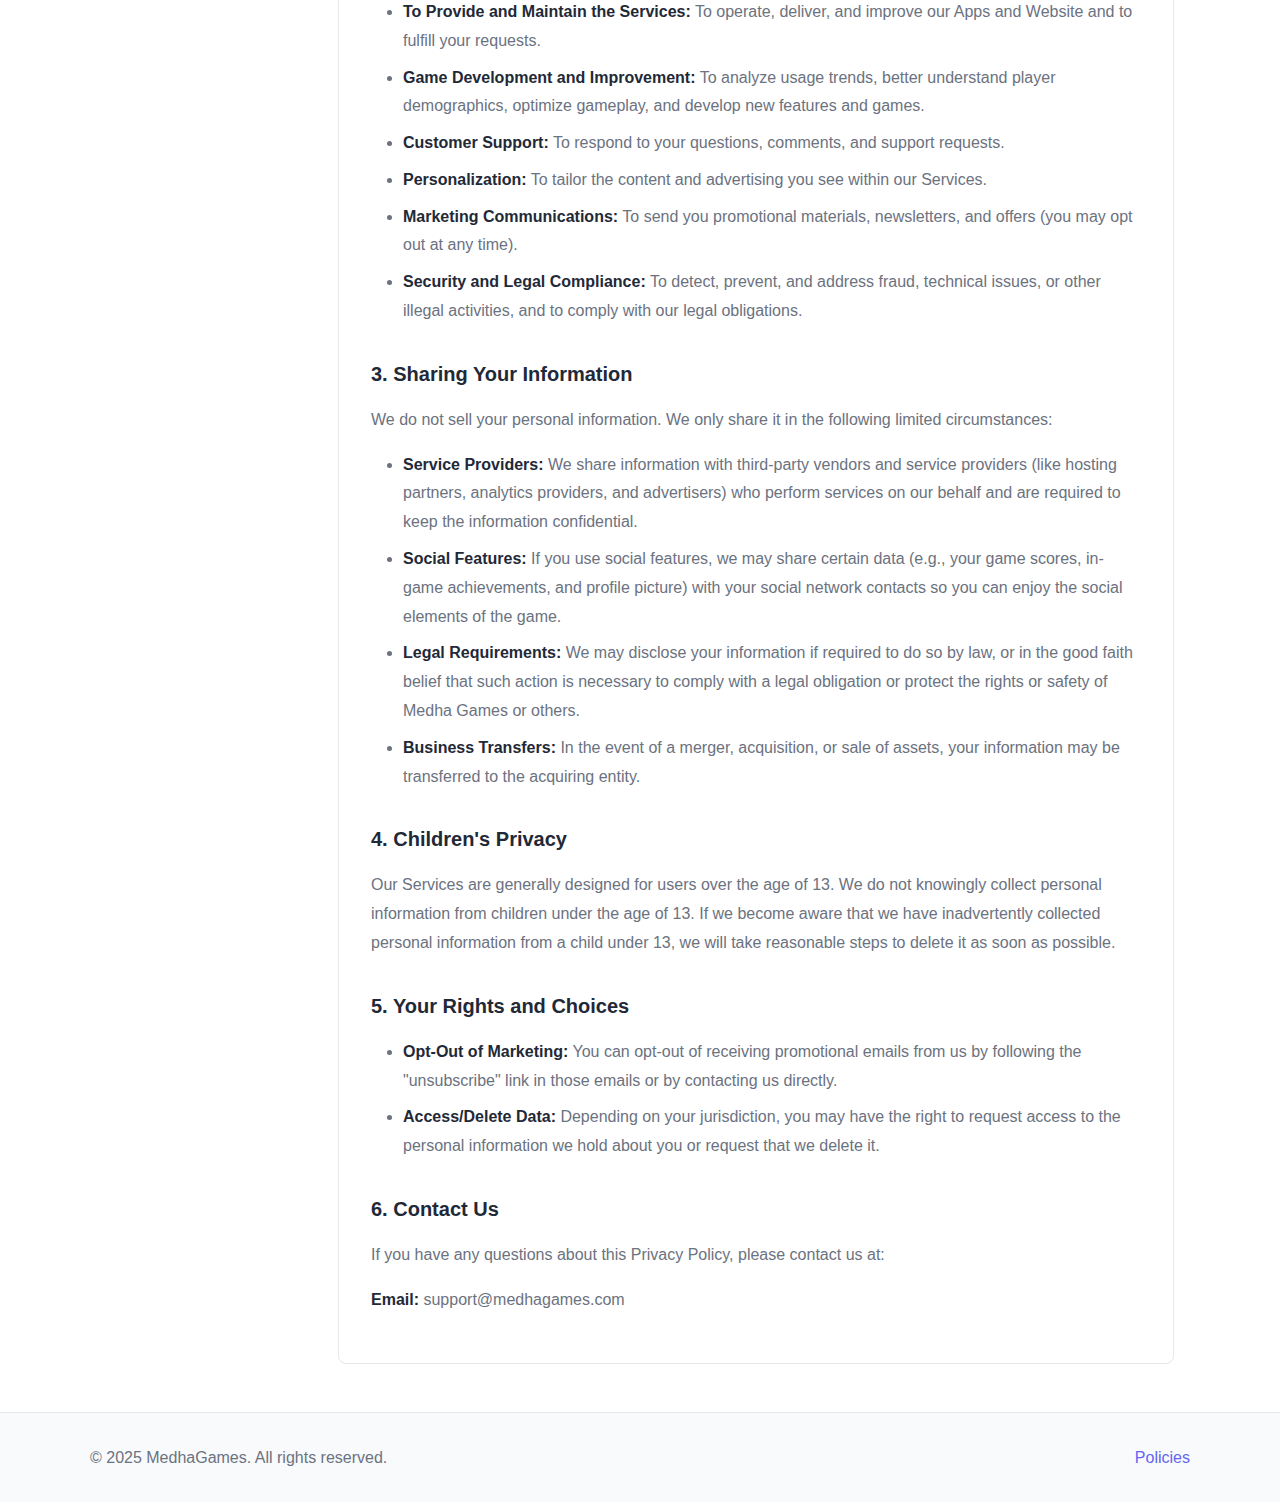
<file: public/terms.html>
<!DOCTYPE html>
<html lang="en">
<head>
  <meta charset="UTF-8" />
  <meta name="viewport" content="width=device-width, initial-scale=1" />
  <title>MedhaGames — Privacy Policy & Terms</title>
  <link rel="stylesheet" href="css/style.css" />
  <script src="js/script.js" defer></script>
  <style>
    .policies-container {
      display: grid;
      grid-template-columns: 200px 1fr;
      gap: 2rem;
      margin-bottom: 3rem;
    }

    .policies-nav {
      position: sticky;
      top: 120px;
      height: fit-content;
    }

    .policies-nav ul {
      list-style: none;
      border: 1px solid var(--border-color);
      border-radius: 8px;
      overflow: hidden;
    }

    .policies-nav li {
      margin: 0;
    }

    .policies-nav a {
      display: block;
      padding: 1rem;
      color: var(--text-dark);
      text-decoration: none;
      border-bottom: 1px solid var(--border-color);
      transition: all 0.3s ease;
    }

    .policies-nav li:last-child a {
      border-bottom: none;
    }

    .policies-nav a:hover,
    .policies-nav a.active {
      background-color: var(--primary-color);
      color: var(--bg-white);
      font-weight: 600;
    }

    .policies-content {
      background-color: var(--bg-white);
      border: 1px solid var(--border-color);
      border-radius: 8px;
      padding: 2rem;
    }

    .policy-section {
      display: none;
      animation: fadeIn 0.3s ease;
    }

    .policy-section.active {
      display: block;
    }

    @keyframes fadeIn {
      from {
        opacity: 0;
      }
      to {
        opacity: 1;
      }
    }

    .policy-section h2 {
      font-size: 1.75rem;
      font-weight: 700;
      margin-bottom: 1.5rem;
      color: var(--primary-color);
      border-bottom: 2px solid var(--primary-light);
      padding-bottom: 1rem;
    }

    .policy-section h3 {
      font-size: 1.25rem;
      font-weight: 600;
      margin-top: 2rem;
      margin-bottom: 1rem;
      color: var(--text-dark);
    }

    .policy-section p {
      margin-bottom: 1rem;
      line-height: 1.8;
      color: var(--text-light);
    }

    .policy-section ul,
    .policy-section ol {
      margin-left: 2rem;
      margin-bottom: 1rem;
    }

    .policy-section li {
      margin-bottom: 0.5rem;
      color: var(--text-light);
      line-height: 1.8;
    }

    .policy-section strong {
      color: var(--text-dark);
      font-weight: 600;
    }

    @media (max-width: 768px) {
      .policies-container {
        grid-template-columns: 1fr;
      }

      .policies-nav {
        position: static;
      }

      .policies-nav ul {
        display: flex;
        gap: 0;
        flex-wrap: wrap;
      }

      .policies-nav li {
        flex: 1;
        min-width: 150px;
      }

      .policies-nav a {
        padding: 0.75rem;
        text-align: center;
        border-bottom: none;
        border-right: 1px solid var(--border-color);
      }

      .policies-nav li:last-child a {
        border-right: none;
      }

      .policies-content {
        padding: 1.5rem;
      }
    }
  </style>
</head>
<body>
  <header class="site-header">
    <div class="container header-inner">
      <a class="brand" href="index.html">
        <img src="images/logo.png" alt="MedhaGames" class="logo" />
      </a>
      <nav class="nav">
        <a href="index.html">Home</a>
        <a href="games.html">Games</a>
        <a href="contact.html">Contact</a>
        <button id="theme-toggle" class="theme-toggle" aria-label="Toggle theme">🌙</button>
      </nav>
    </div>
  </header>

  <main class="container">
    <h1 class="page-title">Policies</h1>

    <div class="policies-container">
      <!-- Navigation Sidebar -->
      <nav class="policies-nav">
        <ul>
          <li><a href="#privacy" class="policy-link active" data-policy="privacy">Privacy Policy</a></li>
          <li><a href="#terms" class="policy-link" data-policy="terms">Terms & Conditions</a></li>
        </ul>
      </nav>

      <!-- Content Area -->
      <div class="policies-content">
        <!-- Privacy Policy -->
        <section id="privacy" class="policy-section active">
          <h2>Privacy Policy</h2>

          <p>Welcome to Medha Games! We are committed to protecting your privacy. This Privacy Policy describes how Medha Games ("Medha Games," "we," "us," or "our") collects, uses, and discloses information when you use our mobile applications (the "Apps") and our website (the "Website," and together with the Apps, the "Services").</p>

          <p>By using any of our Services, you consent to the processing of your personal information in accordance with this Policy.</p>

          <h3>1. Information We Collect</h3>
          <p>We may collect the following types of information:</p>

          <h3>A. Information You Provide to Us:</h3>
          <ul>
            <li><strong>Contact Information:</strong> When you contact us for support, send us feedback, or participate in a contest, we may collect information such as your name, email address, phone number, and the contents of your communication.</li>
            <li><strong>Account Information:</strong> If you create an account, you may provide a username, password, and other profile information.</li>
          </ul>

          <h3>B. Information We Collect Automatically:</h3>
          <p>When you access and use our Services, we automatically collect information about your device and how you interact with our Apps and Website:</p>
          <ul>
            <li><strong>Device Information:</strong> We collect data about the device you use, including the IP address, device ID, device model, operating system, network type, and screen resolution.</li>
            <li><strong>Usage Data:</strong> We collect information on how you use our games, such as your game progress, high scores, levels achieved, game preferences, feature usage, and the date and time of your activity.</li>
            <li><strong>Analytics:</strong> We use third-party analytics tools (e.g., Google Analytics) to gather statistics about our Services, including pages visited, time spent, and referral websites.</li>
            <li><strong>In-Game Purchases:</strong> We collect information about what you purchase within the game, but we do not collect or store your payment details (which are processed securely by third-party payment providers like the App Store or Google Play).</li>
          </ul>

          <h3>C. Information from Third-Party Sources:</h3>
          <ul>
            <li><strong>Social Logins:</strong> If you log into our Apps using a third-party social network (like Facebook or Google), we may collect information shared through those platforms, such as your public profile name, profile picture, and email address.</li>
          </ul>

          <h3>2. How We Use Your Information</h3>
          <p>We use the information we collect for the following purposes:</p>
          <ul>
            <li><strong>To Provide and Maintain the Services:</strong> To operate, deliver, and improve our Apps and Website and to fulfill your requests.</li>
            <li><strong>Game Development and Improvement:</strong> To analyze usage trends, better understand player demographics, optimize gameplay, and develop new features and games.</li>
            <li><strong>Customer Support:</strong> To respond to your questions, comments, and support requests.</li>
            <li><strong>Personalization:</strong> To tailor the content and advertising you see within our Services.</li>
            <li><strong>Marketing Communications:</strong> To send you promotional materials, newsletters, and offers (you may opt out at any time).</li>
            <li><strong>Security and Legal Compliance:</strong> To detect, prevent, and address fraud, technical issues, or other illegal activities, and to comply with our legal obligations.</li>
          </ul>

          <h3>3. Sharing Your Information</h3>
          <p>We do not sell your personal information. We only share it in the following limited circumstances:</p>
          <ul>
            <li><strong>Service Providers:</strong> We share information with third-party vendors and service providers (like hosting partners, analytics providers, and advertisers) who perform services on our behalf and are required to keep the information confidential.</li>
            <li><strong>Social Features:</strong> If you use social features, we may share certain data (e.g., your game scores, in-game achievements, and profile picture) with your social network contacts so you can enjoy the social elements of the game.</li>
            <li><strong>Legal Requirements:</strong> We may disclose your information if required to do so by law, or in the good faith belief that such action is necessary to comply with a legal obligation or protect the rights or safety of Medha Games or others.</li>
            <li><strong>Business Transfers:</strong> In the event of a merger, acquisition, or sale of assets, your information may be transferred to the acquiring entity.</li>
          </ul>

          <h3>4. Children's Privacy</h3>
          <p>Our Services are generally designed for users over the age of 13. We do not knowingly collect personal information from children under the age of 13. If we become aware that we have inadvertently collected personal information from a child under 13, we will take reasonable steps to delete it as soon as possible.</p>

          <h3>5. Your Rights and Choices</h3>
          <ul>
            <li><strong>Opt-Out of Marketing:</strong> You can opt-out of receiving promotional emails from us by following the "unsubscribe" link in those emails or by contacting us directly.</li>
            <li><strong>Access/Delete Data:</strong> Depending on your jurisdiction, you may have the right to request access to the personal information we hold about you or request that we delete it.</li>
          </ul>

          <h3>6. Contact Us</h3>
          <p>If you have any questions about this Privacy Policy, please contact us at:</p>
          <p><strong>Email:</strong> support@medhagames.com</p>
        </section>

        <!-- Terms & Conditions -->
        <section id="terms" class="policy-section">
          <h2>Terms & Conditions</h2>

          <p>These Terms and Conditions ("Terms") govern your access to, downloading, and use of the services provided by Medha Games ("Medha Games," "we," "us," or "our"), including our mobile applications ("Apps") and website ("Website") (collectively, the "Services").</p>

          <p>By accessing or using any of the Services, you confirm that you accept these Terms and agree to be bound by them. If you do not agree to these Terms, you must not use the Services.</p>

          <h3>1. Acceptance of Terms</h3>
          <p>These Terms constitute a legally binding agreement between you and Medha Games. These Terms incorporate by reference our Privacy Policy, which also applies to your use of the Services.</p>

          <h3>2. User Accounts</h3>
          <ul>
            <li>Some parts of our Services may require you to create an account. You are responsible for maintaining the confidentiality of your password and for all activities that occur under your account.</li>
            <li>You agree to provide accurate and current information when creating an account.</li>
            <li>Each account is for individual use only and is non-transferable. Medha Games reserves the right to terminate any account we believe is being used by multiple users.</li>
          </ul>

          <h3>3. Intellectual Property Rights</h3>
          <p>All content, features, and functionality within the Services, including games, software, images, text, graphics, logos, and digital downloads, are the property of Medha Games or its content suppliers and are protected by international copyright, trademark, patent, and other intellectual property laws.</p>

          <p>You are granted a limited, non-exclusive, non-transferable, revocable license to use the Services for your personal, non-commercial entertainment purposes, subject to these Terms.</p>

          <h3>4. User Conduct and Restrictions</h3>
          <p>You agree not to use the Services for any unlawful purpose or in any way that could damage, disable, overburden, or impair the Services. Specifically, you agree not to:</p>
          <ul>
            <li>Copy, modify, reverse engineer, or create derivative works of the Services.</li>
            <li>Use any automated system, including bots, scripts, or spiders, to access, harvest, or disrupt the Services.</li>
            <li>Attempt to gain unauthorized access to any part of the Services, accounts, or computer systems connected to the Services.</li>
            <li>Transmit any unsolicited advertising, junk mail, or spam.</li>
            <li>Post or upload any content that is abusive, defamatory, harassing, or otherwise objectionable.</li>
          </ul>

          <h3>5. Virtual Items and Currency</h3>
          <ul>
            <li>Within our Apps, you may be able to purchase or earn virtual items or currency ("Virtual Items").</li>
            <li>Virtual Items are a limited, non-transferable, revocable license to use certain features within the Apps.</li>
            <li>Virtual Items have no monetary value and cannot be redeemed for real money, goods, or other items of monetary value from Medha Games or any other party.</li>
            <li>All purchases of Virtual Items are final and non-refundable, except at our sole discretion and subject to the applicable app store's policy (e.g., Apple App Store or Google Play Store).</li>
          </ul>

          <h3>6. Disclaimer of Warranties</h3>
          <p>THE SERVICES ARE PROVIDED "AS IS" AND "AS AVAILABLE," WITHOUT WARRANTY OF ANY KIND, EITHER EXPRESS OR IMPLIED. Medha Games specifically disclaims all warranties, including, but not limited to, implied warranties of merchantability, fitness for a particular purpose, and non-infringement.</p>

          <h3>7. Limitation of Liability</h3>
          <p>TO THE FULLEST EXTENT PERMITTED BY APPLICABLE LAW, IN NO EVENT SHALL MEDHA GAMES BE LIABLE FOR ANY INDIRECT, INCIDENTAL, SPECIAL, CONSEQUENTIAL, OR PUNITIVE DAMAGES, OR ANY LOSS OF PROFITS OR REVENUES, WHETHER INCURRED DIRECTLY OR INDIRECTLY, ARISING FROM YOUR USE OF THE SERVICES.</p>

          <h3>8. Modifications to the Terms</h3>
          <p>We reserve the right to modify these Terms at any time. We will notify you of changes by posting the revised Terms on our Website or within the Apps. Your continued use of the Services following the posting of the revised Terms indicates your acceptance of the changes.</p>

          <h3>9. Governing Law and Dispute Resolution</h3>
          <p>These Terms shall be governed by and construed in accordance with the laws of the applicable jurisdiction, without regard to its conflict of law principles. Any legal action or proceeding arising under these Terms will be brought exclusively in the courts located in the applicable jurisdiction.</p>

          <h3>10. Contact Information</h3>
          <p>If you have any questions regarding these Terms, please contact us at:</p>
          <p><strong>Email:</strong> support@medhagames.com</p>
        </section>
      </div>
    </div>
  </main>

  <footer class="site-footer">
    <div class="container footer-inner">
      <p>© 2025 MedhaGames. All rights reserved.</p>
      <a href="policies.html">Policies</a>
    </div>
  </footer>

  <script>
    // Policy navigation
    document.querySelectorAll('.policy-link').forEach(link => {
      link.addEventListener('click', (e) => {
        e.preventDefault();
        
        // Remove active class from all links and sections
        document.querySelectorAll('.policy-link').forEach(l => l.classList.remove('active'));
        document.querySelectorAll('.policy-section').forEach(s => s.classList.remove('active'));
        
        // Add active class to clicked link and corresponding section
        link.classList.add('active');
        const policyId = link.getAttribute('data-policy');
        document.getElementById(policyId).classList.add('active');
      });
    });
  </script>
</body>
</html>
</file>
<file: css/style.css>
/* ========== Base ========= */
:root {
  --bg: #ffffff;
  --text: #1f2937; /* slate-800 */
  --muted: #6b7280; /* gray-500 */
  --card: #f8fafc;  /* slate-50 */
  --border: #e5e7eb; /* gray-200 */
  --accent: #007bff;
  --shadow: 0 10px 25px rgba(0,0,0,0.05);
}

body {
  margin: 0;
  font-family: -apple-system, BlinkMacSystemFont, "Segoe UI", Roboto, Ubuntu, "Helvetica Neue", Arial, "Apple Color Emoji", "Segoe UI Emoji", "Segoe UI Symbol";
  background: var(--bg);
  color: var(--text);
  line-height: 1.6;
  transition: background .3s ease, color .3s ease;
}

.container {
  width: min(1100px, 92%);
  margin: 0 auto;
}

/* ========== Header ========= */
.site-header {
  position: sticky;
  top: 0;
  background: var(--bg);
  border-bottom: 1px solid var(--border);
  box-shadow: 0 2px 12px rgba(0,0,0,0.03);
  z-index: 50;
}

.header-inner {
  display: flex;
  align-items: center;
  justify-content: space-between;
  padding: 14px 0;
}

.logo { height: 36px; }

.nav {
  display: flex;
  gap: 16px;
  align-items: center;
}

.nav a {
  text-decoration: none;
  color: var(--text);
  padding: 8px 10px;
  border-radius: 8px;
}

.nav a:hover { background: var(--card); }

.theme-toggle {
  border: 1px solid var(--border);
  background: var(--bg);
  border-radius: 10px;
  padding: 6px 10px;
  cursor: pointer;
  transition: transform .15s ease;
}
.theme-toggle:active { transform: scale(.96); }

/* ========== Hero ========= */
.hero {
  background: #ffffff;
  padding: 64px 0;
}

.hero-inner {
  text-align: center;
}

.hero h1 {
  font-size: clamp(28px, 4vw, 44px);
  margin: 0 0 10px 0;
}

.hero p {
  color: var(--muted);
  margin: 0 0 22px 0;
}

.accent { color: var(--accent); }

.btn {
  display: inline-block;
  background: var(--accent);
  color: #fff;
  padding: 12px 18px;
  border-radius: 12px;
  text-decoration: none;
  box-shadow: var(--shadow);
  transition: transform .15s ease, box-shadow .2s ease, opacity .2s ease;
}
.btn:hover { transform: translateY(-1px); box-shadow: 0 12px 28px rgba(0,123,255,0.25); }
.btn:active { transform: translateY(0); opacity: .9; }

.btn.ghost {
  background: transparent;
  color: var(--accent);
  border: 1px solid var(--accent);
}
.btn.ghost:hover { background: rgba(0,123,255,0.06); box-shadow: none; }

/* ========== Sections ========= */
.features { padding: 36px 0 64px; }
.grid-3 {
  display: grid;
  grid-template-columns: repeat(3, 1fr);
  gap: 18px;
}
.card {
  background: var(--card);
  border: 1px solid var(--border);
  border-radius: 14px;
  padding: 18px;
  box-shadow: var(--shadow);
}

/* ========== Games ========= */
.page-title { margin: 28px 0 10px; }
.games-grid {
  display: grid;
  grid-template-columns: repeat(auto-fit, minmax(260px, 1fr));
  gap: 20px;
  margin: 18px 0 32px;
}
.game-card {
  background: var(--card);
  border: 1px solid var(--border);
  border-radius: 14px;
  overflow: hidden;
  box-shadow: var(--shadow);
  display: flex;
  flex-direction: column;
}
.game-thumb {
  display: block;
  width: 100%;
  height: auto;
  aspect-ratio: 16 / 10;
  object-fit: cover;
}
.game-body {
  padding: 14px 16px 18px;
  display: grid;
  gap: 10px;
}

/* Note box */
.note {
  background: #f6f8fb;
  border: 1px dashed var(--border);
  padding: 12px 14px;
  border-radius: 12px;
  color: #475569;
}

/* ========== Footer ========= */
.site-footer {
  border-top: 1px solid var(--border);
  background: var(--bg);
  margin-top: 32px;
}
.footer-inner {
  display: flex;
  align-items: center;
  justify-content: space-between;
  padding: 18px 0;
}

/* ========== Dark Theme ========= */
body.dark {
  --bg: #0b1020;
  --text: #e6e8ef;
  --muted: #9aa3b2;
  --card: #101530;
  --border: #1c2340;
  --accent: #66b2ff;
}
.note { background: #0f1430; color: #cbd5e1; }

/* ========== Responsiveness ========= */
@media (max-width: 720px) {
  .grid-3 { grid-template-columns: 1fr; }
  .footer-inner { flex-direction: column; gap: 10px; }
}
</file>
<file: public/css/style.css>
/* ========== Base ========= */
:root {
  --bg: #ffffff;
  --text: #1f2937; /* slate-800 */
  --muted: #6b7280; /* gray-500 */
  --card: #f8fafc;  /* slate-50 */
  --border: #e5e7eb; /* gray-200 */
  --accent: #007bff;
  --shadow: 0 10px 25px rgba(0,0,0,0.05);
}

body {
  margin: 0;
  font-family: -apple-system, BlinkMacSystemFont, "Segoe UI", Roboto, Ubuntu, "Helvetica Neue", Arial, "Apple Color Emoji", "Segoe UI Emoji", "Segoe UI Symbol";
  background: var(--bg);
  color: var(--text);
  line-height: 1.6;
  transition: background .3s ease, color .3s ease;
}

.container {
  width: min(1100px, 92%);
  margin: 0 auto;
}

/* ========== Header ========= */
.site-header {
  position: sticky;
  top: 0;
  background: var(--bg);
  border-bottom: 1px solid var(--border);
  box-shadow: 0 2px 12px rgba(0,0,0,0.03);
  z-index: 50;
}

.header-inner {
  display: flex;
  align-items: center;
  justify-content: space-between;
  padding: 14px 0;
}

.logo { height: 36px; }

.nav {
  display: flex;
  gap: 16px;
  align-items: center;
}

.nav a {
  text-decoration: none;
  color: var(--text);
  padding: 8px 10px;
  border-radius: 8px;
}

.nav a:hover { background: var(--card); }

.theme-toggle {
  border: 1px solid var(--border);
  background: var(--bg);
  border-radius: 10px;
  padding: 6px 10px;
  cursor: pointer;
  transition: transform .15s ease;
}
.theme-toggle:active { transform: scale(.96); }

/* ========== Hero ========= */
.hero {
  background: #ffffff;
  padding: 64px 0;
}

.hero-inner {
  text-align: center;
}

.hero h1 {
  font-size: clamp(28px, 4vw, 44px);
  margin: 0 0 10px 0;
}

.hero p {
  color: var(--muted);
  margin: 0 0 22px 0;
}

.accent { color: var(--accent); }

.btn {
  display: inline-block;
  background: var(--accent);
  color: #fff;
  padding: 12px 18px;
  border-radius: 12px;
  text-decoration: none;
  box-shadow: var(--shadow);
  transition: transform .15s ease, box-shadow .2s ease, opacity .2s ease;
}
.btn:hover { transform: translateY(-1px); box-shadow: 0 12px 28px rgba(0,123,255,0.25); }
.btn:active { transform: translateY(0); opacity: .9; }

.btn.ghost {
  background: transparent;
  color: var(--accent);
  border: 1px solid var(--accent);
}
.btn.ghost:hover { background: rgba(0,123,255,0.06); box-shadow: none; }

/* ========== Sections ========= */
.features { padding: 36px 0 64px; }
.grid-3 {
  display: grid;
  grid-template-columns: repeat(3, 1fr);
  gap: 18px;
}
.card {
  background: var(--card);
  border: 1px solid var(--border);
  border-radius: 14px;
  padding: 18px;
  box-shadow: var(--shadow);
}

/* ========== Games ========= */
.page-title { margin: 28px 0 10px; }
.games-grid {
  display: grid;
  grid-template-columns: repeat(auto-fit, minmax(260px, 1fr));
  gap: 20px;
  margin: 18px 0 32px;
}
.game-card {
  background: var(--card);
  border: 1px solid var(--border);
  border-radius: 14px;
  overflow: hidden;
  box-shadow: var(--shadow);
  display: flex;
  flex-direction: column;
}
.game-thumb {
  display: block;
  width: 100%;
  height: auto;
  aspect-ratio: 16 / 10;
  object-fit: cover;
}
.game-body {
  padding: 14px 16px 18px;
  display: grid;
  gap: 10px;
}

/* Note box */
.note {
  background: #f6f8fb;
  border: 1px dashed var(--border);
  padding: 12px 14px;
  border-radius: 12px;
  color: #475569;
}

/* ========== Footer ========= */
.site-footer {
  border-top: 1px solid var(--border);
  background: var(--bg);
  margin-top: 32px;
}
.footer-inner {
  display: flex;
  align-items: center;
  justify-content: space-between;
  padding: 18px 0;
}

/* ========== Dark Theme ========= */
body.dark {
  --bg: #0b1020;
  --text: #e6e8ef;
  --muted: #9aa3b2;
  --card: #101530;
  --border: #1c2340;
  --accent: #66b2ff;
}
.note { background: #0f1430; color: #cbd5e1; }

/* ========== Responsiveness ========= */
@media (max-width: 720px) {
  .grid-3 { grid-template-columns: 1fr; }
  .footer-inner { flex-direction: column; gap: 10px; }
}


/* ===== Root & Variables ===== */
:root {
  --primary-color: #6366f1;
  --primary-dark: #4f46e5;
  --primary-light: #818cf8;
  --text-dark: #1f2937;
  --text-light: #6b7280;
  --bg-light: #f9fafb;
  --bg-white: #ffffff;
  --border-color: #e5e7eb;
  --shadow-sm: 0 1px 2px 0 rgba(0, 0, 0, 0.05);
  --shadow-md: 0 4px 6px -1px rgba(0, 0, 0, 0.1);
  --shadow-lg: 0 10px 15px -3px rgba(0, 0, 0, 0.1);
  --spacing-xs: 0.25rem;
  --spacing-sm: 0.5rem;
  --spacing-md: 1rem;
  --spacing-lg: 1.5rem;
  --spacing-xl: 2rem;
  --spacing-2xl: 3rem;
}

[data-theme="dark"] {
  --text-dark: #f9fafb;
  --text-light: #d1d5db;
  --bg-light: #1f2937;
  --bg-white: #111827;
  --border-color: #374151;
}

/* ===== Global Styles ===== */
* {
  margin: 0;
  padding: 0;
  box-sizing: border-box;
}

html {
  scroll-behavior: smooth;
}

body {
  font-family: -apple-system, BlinkMacSystemFont, "Segoe UI", Roboto, "Helvetica Neue", Arial, sans-serif;
  color: var(--text-dark);
  background-color: var(--bg-white);
  line-height: 1.6;
  transition: background-color 0.3s ease, color 0.3s ease;
}

/* ===== Container ===== */
.container {
  max-width: 1200px;
  margin: 0 auto;
  padding: 0 var(--spacing-md);
}

/* ===== Header & Navigation ===== */
.site-header {
  background-color: var(--bg-white);
  border-bottom: 1px solid var(--border-color);
  position: sticky;
  top: 0;
  z-index: 100;
  box-shadow: var(--shadow-sm);
}

.header-inner {
  display: flex;
  justify-content: space-between;
  align-items: center;
  padding: var(--spacing-md) 0;
}

.brand img {
  height: 40px;
  width: auto;
}

.nav {
  display: flex;
  gap: var(--spacing-xl);
  align-items: center;
}

.nav a {
  color: var(--text-dark);
  text-decoration: none;
  font-weight: 500;
  transition: color 0.3s ease;
}

.nav a:hover {
  color: var(--primary-color);
}

.theme-toggle {
  background: none;
  border: none;
  font-size: 1.5rem;
  cursor: pointer;
  transition: transform 0.3s ease;
}

.theme-toggle:hover {
  transform: scale(1.1);
}

/* ===== Main Content ===== */
main {
  padding: var(--spacing-2xl) 0;
  min-height: calc(100vh - 200px);
}

.page-title {
  font-size: 2.5rem;
  font-weight: 700;
  margin-bottom: var(--spacing-2xl);
  color: var(--text-dark);
}

/* ===== Games Grid ===== */
.games-grid {
  display: grid;
  grid-template-columns: repeat(auto-fill, minmax(280px, 1fr));
  gap: var(--spacing-xl);
  margin-bottom: var(--spacing-2xl);
}

/* ===== Game Card ===== */
.game-card {
  background-color: var(--bg-white);
  border: 1px solid var(--border-color);
  border-radius: 12px;
  overflow: hidden;
  transition: all 0.3s ease;
  box-shadow: var(--shadow-md);
  display: flex;
  flex-direction: column;
  height: 100%;
}

.game-card:hover {
  transform: translateY(-8px);
  box-shadow: var(--shadow-lg);
  border-color: var(--primary-light);
}

.game-card img {
  width: 100%;
  height: 200px;
  object-fit: cover;
  display: block;
}

.game-body {
  padding: var(--spacing-lg);
  display: flex;
  flex-direction: column;
  flex-grow: 1;
}

.game-card h3 {
  font-size: 1.25rem;
  font-weight: 600;
  margin-bottom: var(--spacing-sm);
  color: var(--text-dark);
}

.game-card p {
  color: var(--text-light);
  margin-bottom: var(--spacing-lg);
  font-size: 0.95rem;
  line-height: 1.5;
  flex-grow: 1;
}

/* ===== Buttons ===== */
.btn {
  display: inline-block;
  padding: 0.75rem 1.5rem;
  border-radius: 8px;
  text-decoration: none;
  font-weight: 600;
  font-size: 0.95rem;
  transition: all 0.3s ease;
  border: 2px solid;
  cursor: pointer;
  text-align: center;
}

.btn.ghost {
  background-color: transparent;
  color: var(--primary-color);
  border-color: var(--primary-color);
}

.btn.ghost:hover {
  background-color: var(--primary-color);
  color: var(--bg-white);
  transform: translateY(-2px);
}

/* ===== Note Box ===== */
.note {
  background-color: var(--bg-light);
  border-left: 4px solid var(--primary-color);
  padding: var(--spacing-lg);
  border-radius: 8px;
  margin: var(--spacing-2xl) 0;
}

.note p {
  color: var(--text-dark);
  margin: 0;
}

.note code {
  background-color: var(--bg-white);
  padding: 0.25rem 0.5rem;
  border-radius: 4px;
  font-family: "Courier New", monospace;
  font-size: 0.9rem;
  color: var(--primary-color);
}

/* ===== Footer ===== */
.site-footer {
  background-color: var(--bg-light);
  border-top: 1px solid var(--border-color);
  margin-top: var(--spacing-2xl);
}

.footer-inner {
  display: flex;
  justify-content: space-between;
  align-items: center;
  padding: var(--spacing-xl) 0;
  flex-wrap: wrap;
  gap: var(--spacing-lg);
}

.site-footer p {
  margin: 0;
  color: var(--text-light);
}

.site-footer a {
  color: var(--primary-color);
  text-decoration: none;
  transition: color 0.3s ease;
}

.site-footer a:hover {
  color: var(--primary-dark);
}

/* ===== Responsive Design ===== */
@media (max-width: 768px) {
  .page-title {
    font-size: 2rem;
  }

  .games-grid {
    grid-template-columns: repeat(auto-fill, minmax(250px, 1fr));
    gap: var(--spacing-lg);
  }

  .nav {
    gap: var(--spacing-lg);
  }

  .footer-inner {
    flex-direction: column;
    text-align: center;
  }
}

@media (max-width: 480px) {
  .container {
    padding: 0 var(--spacing-sm);
  }

  .page-title {
    font-size: 1.75rem;
  }

  .games-grid {
    grid-template-columns: 1fr;
  }

  .nav {
    gap: var(--spacing-md);
    font-size: 0.9rem;
  }

  .header-inner {
    padding: var(--spacing-sm) 0;
  }

  .game-body {
    padding: var(--spacing-md);
  }

  .btn {
    padding: 0.65rem 1.25rem;
    font-size: 0.9rem;
  }
}

/* ===== Dark Mode Support ===== */
@media (prefers-color-scheme: dark) {
  body {
    --text-dark: #f9fafb;
    --text-light: #d1d5db;
    --bg-light: #1f2937;
    --bg-white: #111827;
    --border-color: #374151;
  }
}
</file>
